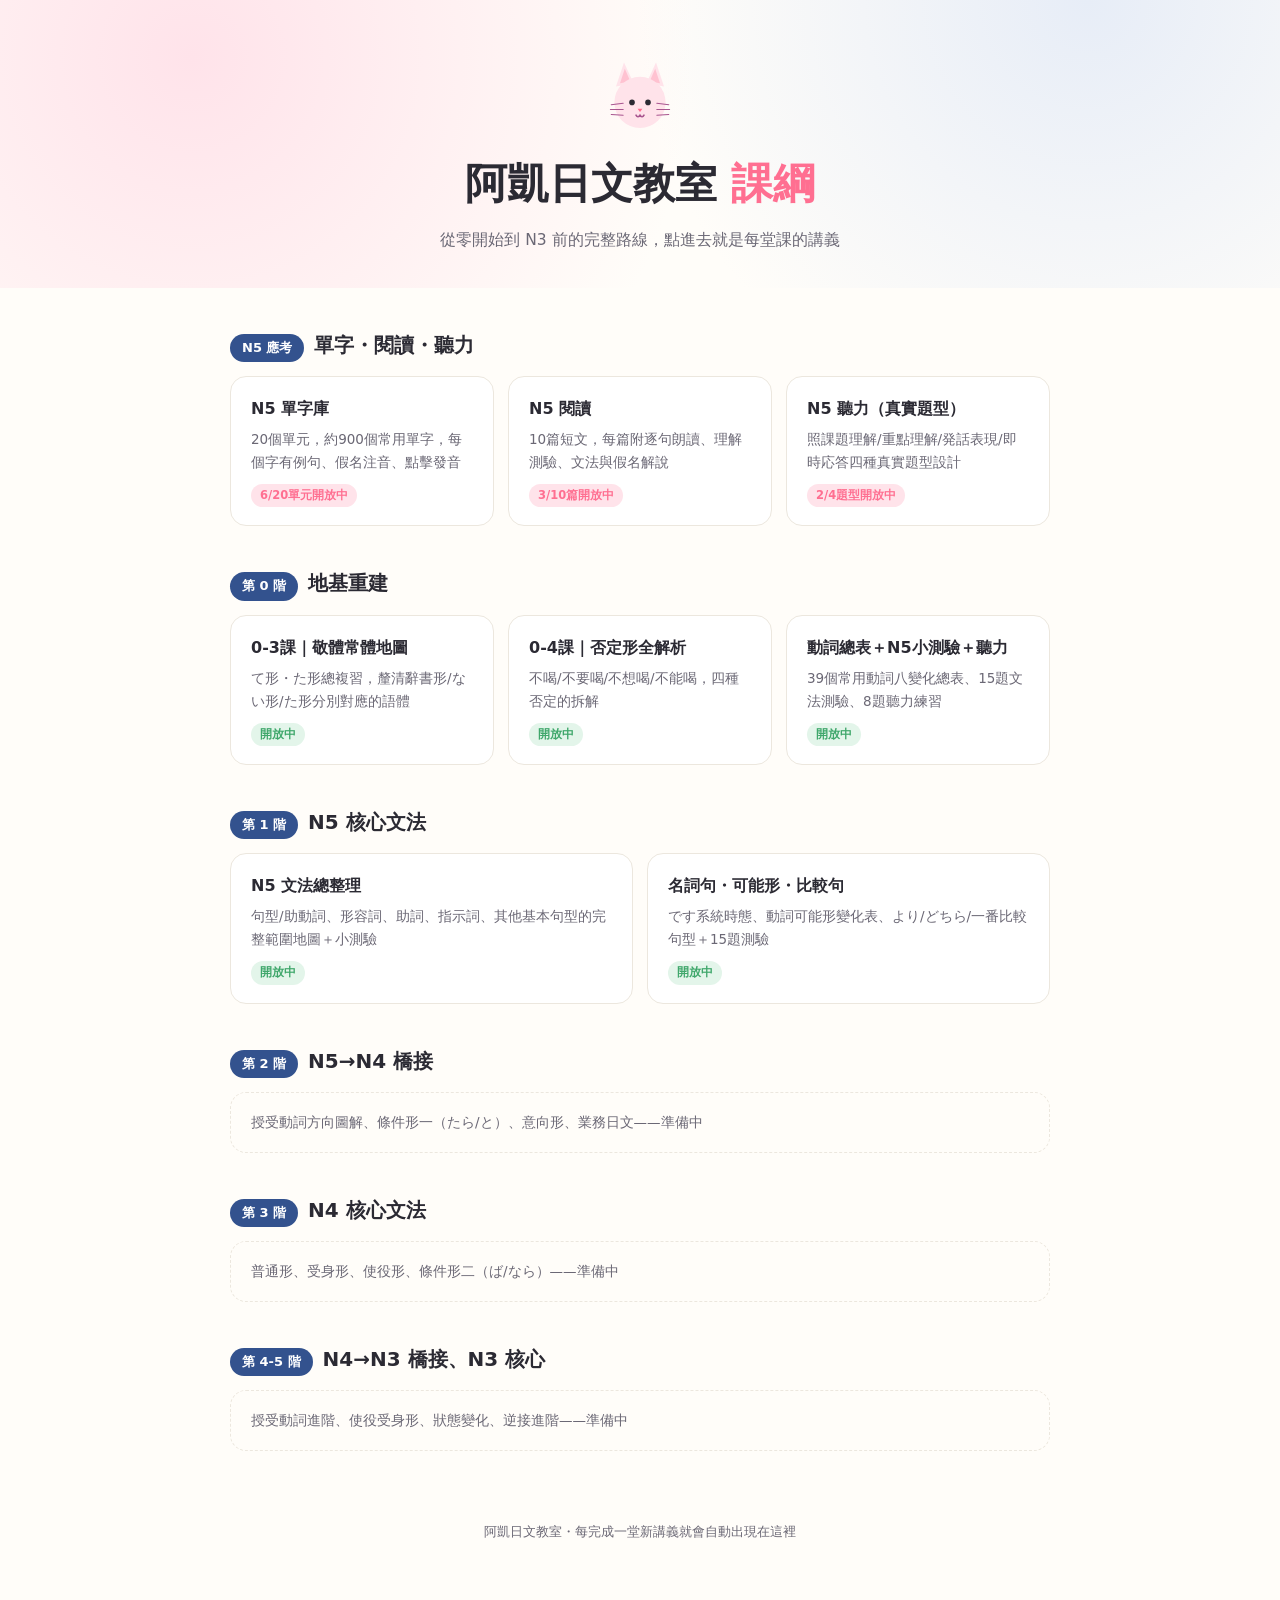
<file: index.html>
<!doctype html>
<html lang="zh-Hant">
<head>
<meta charset="utf-8">
<meta name="viewport" content="width=device-width, initial-scale=1">
<title>阿凱日文教室｜課綱</title>
<link rel="apple-touch-icon" href="assets/apple-touch-icon.png">
<link rel="icon" href="assets/apple-touch-icon.png">
<meta name="apple-mobile-web-app-title" content="阿凱日文課">
<meta name="apple-mobile-web-app-capable" content="yes">
<meta name="mobile-web-app-capable" content="yes">
<meta name="theme-color" content="#ff6f91">
<style>
  :root{
    --paper:#fffdf9; --ink:#2b2a33; --ink-soft:#6b6875;
    --sakura:#ff6f91; --sakura-soft:#ffe3ea;
    --indigo:#33528e; --indigo-soft:#e7edf7;
    --matcha:#3fa76b; --matcha-soft:#e3f5ea;
    --plum:#a8558f; --line:#ece7de; --card:#ffffff;
  }
  *{box-sizing:border-box;}
  body{
    margin:0; background:var(--paper); color:var(--ink);
    font-family:"Hiragino Kaku Gothic ProN","Yu Gothic","Noto Sans TC","Noto Sans JP",system-ui,sans-serif;
    line-height:1.7; padding:0 0 90px;
  }
  header.top{
    padding:56px 24px 34px; text-align:center;
    background:radial-gradient(circle at 15% 20%, var(--sakura-soft) 0%, transparent 45%),
               radial-gradient(circle at 85% 0%, var(--indigo-soft) 0%, transparent 40%);
  }
  .mascot{width:80px;height:80px;margin:0 auto 12px;display:block;}
  header.top h1{margin:0 0 8px;font-size:clamp(28px,5.5vw,42px);text-wrap:balance;}
  header.top h1 .accent{color:var(--sakura);}
  header.top p{margin:0;color:var(--ink-soft);font-size:15.5px;}

  main{max-width:860px;margin:0 auto;padding:0 20px;}

  .stage{margin:40px 0;}
  .stage-head{display:flex;align-items:baseline;gap:10px;margin-bottom:14px;}
  .stage-head .num{
    font-size:13px;font-weight:800;color:#fff;background:var(--indigo);
    padding:3px 12px;border-radius:999px;
  }
  .stage-head h2{margin:0;font-size:20px;}

  .lesson-grid{display:grid;grid-template-columns:repeat(auto-fit,minmax(240px,1fr));gap:14px;}
  .lesson-card{
    display:block;background:var(--card);border:1px solid var(--line);border-radius:16px;
    padding:18px 20px;text-decoration:none;color:inherit;transition:transform .12s ease, box-shadow .12s ease;
  }
  .lesson-card:hover{transform:translateY(-2px);box-shadow:0 10px 24px rgba(43,42,51,.08);border-color:var(--indigo);}
  .lesson-card .title{font-weight:700;font-size:16px;margin-bottom:6px;}
  .lesson-card .desc{font-size:13.5px;color:var(--ink-soft);}
  .lesson-card .badge{
    display:inline-block;margin-top:10px;font-size:11.5px;font-weight:700;
    padding:2px 9px;border-radius:999px;
  }
  .badge.done{background:var(--matcha-soft);color:var(--matcha);}
  .badge.next{background:var(--sakura-soft);color:var(--sakura);}

  .placeholder{
    border:1.5px dashed var(--line);border-radius:16px;padding:18px 20px;
    color:var(--ink-soft);font-size:13.5px;display:flex;align-items:center;
  }

  footer{text-align:center;color:var(--ink-soft);font-size:12.5px;margin-top:70px;}
</style>
</head>
<body>

<header class="top">
  <svg class="mascot" viewBox="0 0 100 100" aria-hidden="true">
    <path d="M20 38 L30 8 L42 34 Z" fill="#ffe3ea"/>
    <path d="M80 38 L70 8 L58 34 Z" fill="#ffe3ea"/>
    <path d="M25 34 L31 16 L38 32 Z" fill="#ffc2d1"/>
    <path d="M75 34 L69 16 L62 32 Z" fill="#ffc2d1"/>
    <circle cx="50" cy="58" r="32" fill="#ffe3ea"/>
    <circle cx="40" cy="58" r="3.5" fill="#2b2a33"/>
    <circle cx="60" cy="58" r="3.5" fill="#2b2a33"/>
    <path d="M47 66 L53 66 L50 70 Z" fill="#ff6f91"/>
    <path d="M45 74 Q47 78 50 74 Q53 78 55 74" stroke="#a8558f" stroke-width="2" fill="none" stroke-linecap="round"/>
    <g stroke="#a8558f" stroke-width="1.3" stroke-linecap="round">
      <line x1="14" y1="61" x2="29" y2="59"/>
      <line x1="13" y1="67" x2="29" y2="67"/>
      <line x1="14" y1="73" x2="29" y2="74"/>
      <line x1="86" y1="61" x2="71" y2="59"/>
      <line x1="87" y1="67" x2="71" y2="67"/>
      <line x1="86" y1="73" x2="71" y2="74"/>
    </g>
  </svg>
  <h1>阿凱日文教室 <span class="accent">課綱</span></h1>
  <p>從零開始到 N3 前的完整路線，點進去就是每堂課的講義</p>
</header>

<main>

  <div class="stage">
    <div class="stage-head"><span class="num">N5 應考</span><h2>單字・閱讀・聽力</h2></div>
    <div class="lesson-grid">
      <a class="lesson-card" href="lessons/vocab/index.html">
        <div class="title">N5 單字庫</div>
        <div class="desc">20個單元，約900個常用單字，每個字有例句、假名注音、點擊發音</div>
        <span class="badge next">6/20單元開放中</span>
      </a>
      <a class="lesson-card" href="lessons/reading/index.html">
        <div class="title">N5 閱讀</div>
        <div class="desc">10篇短文，每篇附逐句朗讀、理解測驗、文法與假名解說</div>
        <span class="badge next">3/10篇開放中</span>
      </a>
      <a class="lesson-card" href="lessons/listening/index.html">
        <div class="title">N5 聽力（真實題型）</div>
        <div class="desc">照課題理解/重點理解/発話表現/即時応答四種真實題型設計</div>
        <span class="badge next">2/4題型開放中</span>
      </a>
    </div>
  </div>

  <div class="stage">
    <div class="stage-head"><span class="num">第 0 階</span><h2>地基重建</h2></div>
    <div class="lesson-grid">
      <a class="lesson-card" href="lessons/0-3.html">
        <div class="title">0-3課｜敬體常體地圖</div>
        <div class="desc">て形・た形總複習，釐清辭書形/ない形/た形分別對應的語體</div>
        <span class="badge done">開放中</span>
      </a>
      <a class="lesson-card" href="lessons/0-4.html">
        <div class="title">0-4課｜否定形全解析</div>
        <div class="desc">不喝/不要喝/不想喝/不能喝，四種否定的拆解</div>
        <span class="badge done">開放中</span>
      </a>
      <a class="lesson-card" href="lessons/fukushuu.html">
        <div class="title">動詞總表＋N5小測驗＋聽力</div>
        <div class="desc">39個常用動詞八變化總表、15題文法測驗、8題聽力練習</div>
        <span class="badge done">開放中</span>
      </a>
    </div>
  </div>

  <div class="stage">
    <div class="stage-head"><span class="num">第 1 階</span><h2>N5 核心文法</h2></div>
    <div class="lesson-grid">
      <a class="lesson-card" href="lessons/n5-grammar.html">
        <div class="title">N5 文法總整理</div>
        <div class="desc">句型/助動詞、形容詞、助詞、指示詞、其他基本句型的完整範圍地圖＋小測驗</div>
        <span class="badge done">開放中</span>
      </a>
      <a class="lesson-card" href="lessons/meishiku-kanou-hikaku.html">
        <div class="title">名詞句・可能形・比較句</div>
        <div class="desc">です系統時態、動詞可能形變化表、より/どちら/一番比較句型＋15題測驗</div>
        <span class="badge done">開放中</span>
      </a>
    </div>
  </div>

  <div class="stage">
    <div class="stage-head"><span class="num">第 2 階</span><h2>N5→N4 橋接</h2></div>
    <div class="lesson-grid">
      <div class="placeholder">授受動詞方向圖解、條件形一（たら/と）、意向形、業務日文——準備中</div>
    </div>
  </div>

  <div class="stage">
    <div class="stage-head"><span class="num">第 3 階</span><h2>N4 核心文法</h2></div>
    <div class="lesson-grid">
      <div class="placeholder">普通形、受身形、使役形、條件形二（ば/なら）——準備中</div>
    </div>
  </div>

  <div class="stage">
    <div class="stage-head"><span class="num">第 4-5 階</span><h2>N4→N3 橋接、N3 核心</h2></div>
    <div class="lesson-grid">
      <div class="placeholder">授受動詞進階、使役受身形、狀態變化、逆接進階——準備中</div>
    </div>
  </div>

</main>

<footer>阿凱日文教室・每完成一堂新講義就會自動出現在這裡</footer>

</body>
</html>
</file>
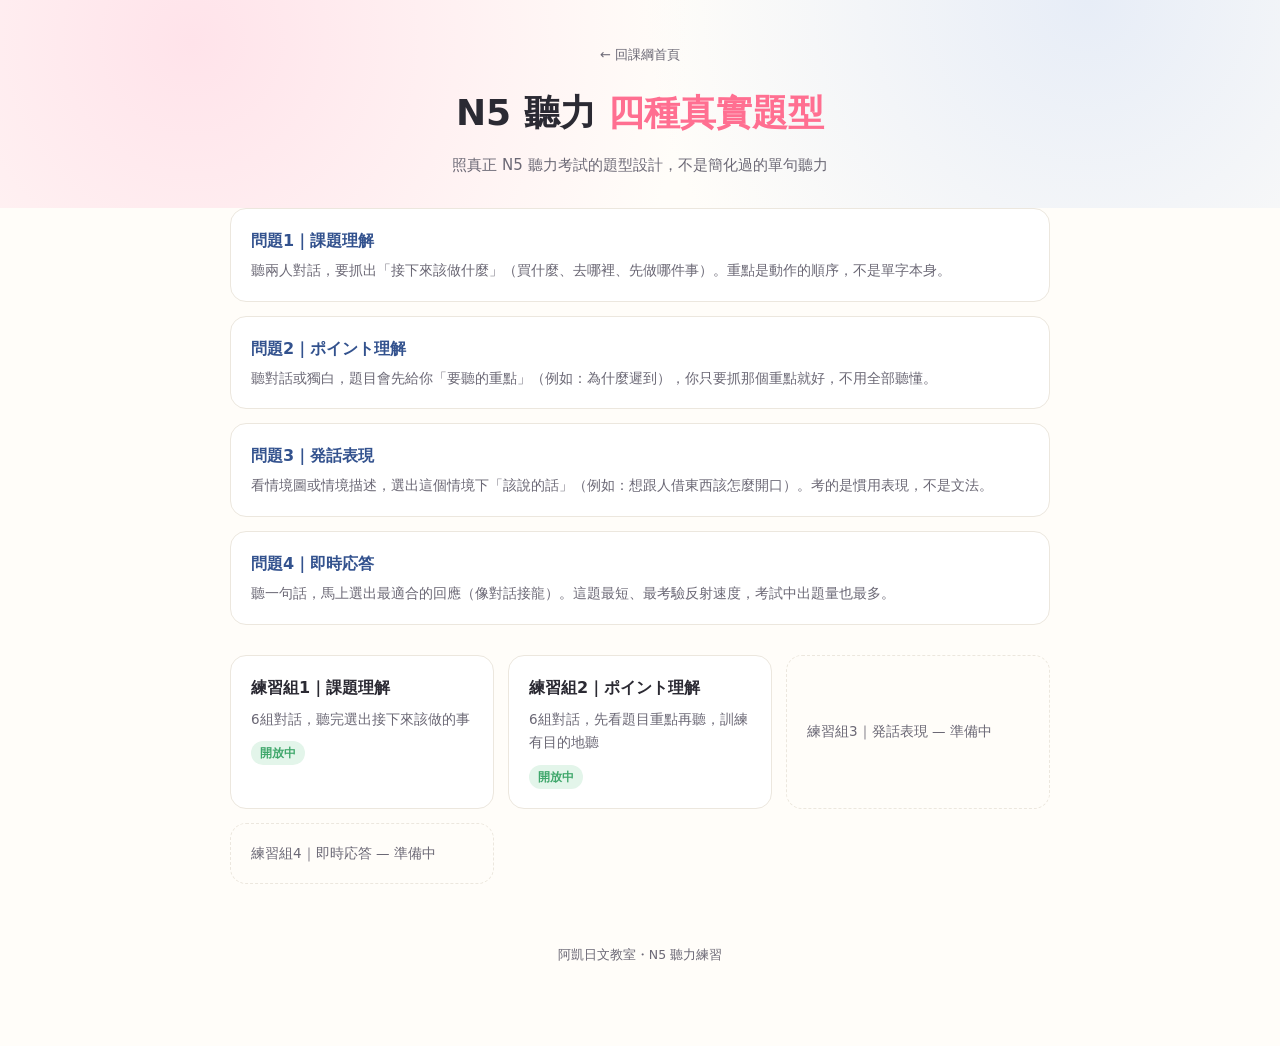
<file: lessons/listening/index.html>
<!doctype html>
<html lang="zh-Hant">
<head>
<meta charset="utf-8">
<meta name="viewport" content="width=device-width, initial-scale=1">
<title>N5 聽力｜四種真實題型</title>
<link rel="stylesheet" href="../../assets/site.css">
<style>
  .type-card{background:var(--card);border:1px solid var(--line);border-radius:16px;padding:18px 20px;margin-bottom:14px;}
  .type-card .name{font-weight:700;font-size:16px;margin-bottom:4px;color:var(--indigo);}
  .type-card .desc{font-size:13.5px;color:var(--ink-soft);}
</style>
</head>
<body>

<header class="top">
  <a class="back" href="../../index.html">← 回課綱首頁</a>
  <h1>N5 聽力 <span class="accent">四種真實題型</span></h1>
  <p>照真正 N5 聽力考試的題型設計，不是簡化過的單句聽力</p>
</header>

<main>

  <div class="type-card">
    <div class="name">問題1｜課題理解</div>
    <div class="desc">聽兩人對話，要抓出「接下來該做什麼」（買什麼、去哪裡、先做哪件事）。重點是動作的順序，不是單字本身。</div>
  </div>
  <div class="type-card">
    <div class="name">問題2｜ポイント理解</div>
    <div class="desc">聽對話或獨白，題目會先給你「要聽的重點」（例如：為什麼遲到），你只要抓那個重點就好，不用全部聽懂。</div>
  </div>
  <div class="type-card">
    <div class="name">問題3｜発話表現</div>
    <div class="desc">看情境圖或情境描述，選出這個情境下「該說的話」（例如：想跟人借東西該怎麼開口）。考的是慣用表現，不是文法。</div>
  </div>
  <div class="type-card">
    <div class="name">問題4｜即時応答</div>
    <div class="desc">聽一句話，馬上選出最適合的回應（像對話接龍）。這題最短、最考驗反射速度，考試中出題量也最多。</div>
  </div>

  <div class="grid" style="margin-top:30px;">
    <a class="card-link" href="set-01.html">
      <div class="title">練習組1｜課題理解</div>
      <div class="desc">6組對話，聽完選出接下來該做的事</div>
      <span class="badge done">開放中</span>
    </a>
    <a class="card-link" href="set-02.html">
      <div class="title">練習組2｜ポイント理解</div>
      <div class="desc">6組對話，先看題目重點再聽，訓練有目的地聽</div>
      <span class="badge done">開放中</span>
    </a>
    <div class="placeholder">練習組3｜発話表現 — 準備中</div>
    <div class="placeholder">練習組4｜即時応答 — 準備中</div>
  </div>

</main>

<footer>阿凱日文教室・N5 聽力練習</footer>
</body>
</html>
</file>
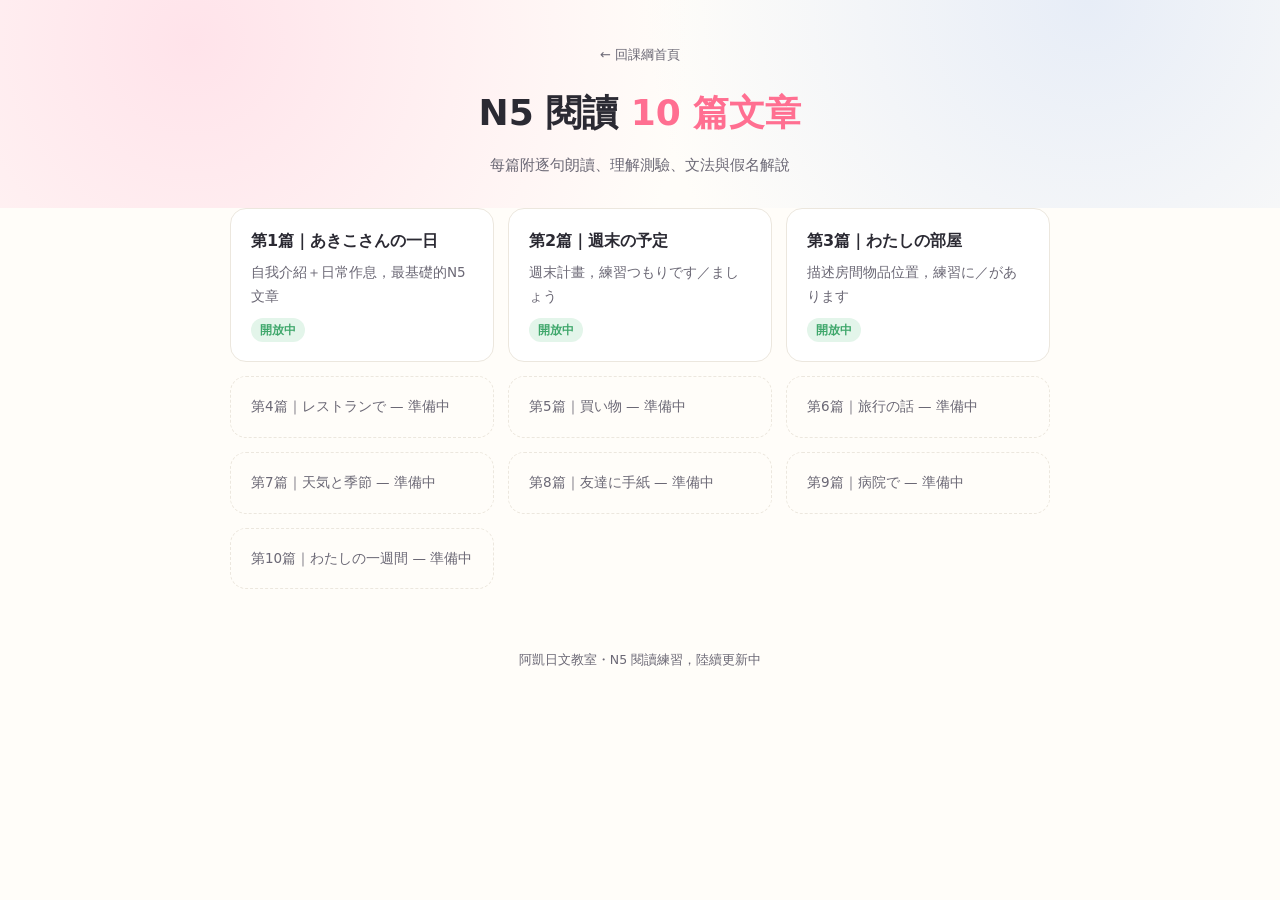
<file: lessons/reading/index.html>
<!doctype html>
<html lang="zh-Hant">
<head>
<meta charset="utf-8">
<meta name="viewport" content="width=device-width, initial-scale=1">
<title>N5 閱讀｜10篇文章</title>
<link rel="stylesheet" href="../../assets/site.css">
</head>
<body>

<header class="top">
  <a class="back" href="../../index.html">← 回課綱首頁</a>
  <h1>N5 閱讀 <span class="accent">10 篇文章</span></h1>
  <p>每篇附逐句朗讀、理解測驗、文法與假名解說</p>
</header>

<main>
  <div class="grid" id="passage-grid"></div>
</main>

<footer>阿凱日文教室・N5 閱讀練習，陸續更新中</footer>

<script>
const passages = [
  {n:1, title:"あきこさんの一日", desc:"自我介紹＋日常作息，最基礎的N5文章", done:true},
  {n:2, title:"週末の予定", desc:"週末計畫，練習つもりです／ましょう", done:true},
  {n:3, title:"わたしの部屋", desc:"描述房間物品位置，練習に／があります", done:true},
  {n:4, title:"レストランで", desc:"餐廳點餐對話，練習ください／お願いします", done:false},
  {n:5, title:"買い物", desc:"購物情境，練習より／price表現", done:false},
  {n:6, title:"旅行の話", desc:"旅行經驗分享，練習たことがあります", done:false},
  {n:7, title:"天気と季節", desc:"天氣與四季描述，練習形容詞句", done:false},
  {n:8, title:"友達に手紙", desc:"書信體，練習禮貌體＋てください", done:false},
  {n:9, title:"病院で", desc:"看病情境對話，練習てはいけません", done:false},
  {n:10, title:"わたしの一週間", desc:"一週作息總複習，綜合所有N5文法", done:false},
];

const grid = document.getElementById("passage-grid");
passages.forEach(p => {
  if(p.done){
    const a = document.createElement("a");
    a.className = "card-link";
    a.href = `passage-${String(p.n).padStart(2,"0")}.html`;
    a.innerHTML = `<div class="title">第${p.n}篇｜${p.title}</div><div class="desc">${p.desc}</div><span class="badge done">開放中</span>`;
    grid.appendChild(a);
  } else {
    const d = document.createElement("div");
    d.className = "placeholder";
    d.textContent = `第${p.n}篇｜${p.title} — 準備中`;
    grid.appendChild(d);
  }
});
</script>
</body>
</html>
</file>
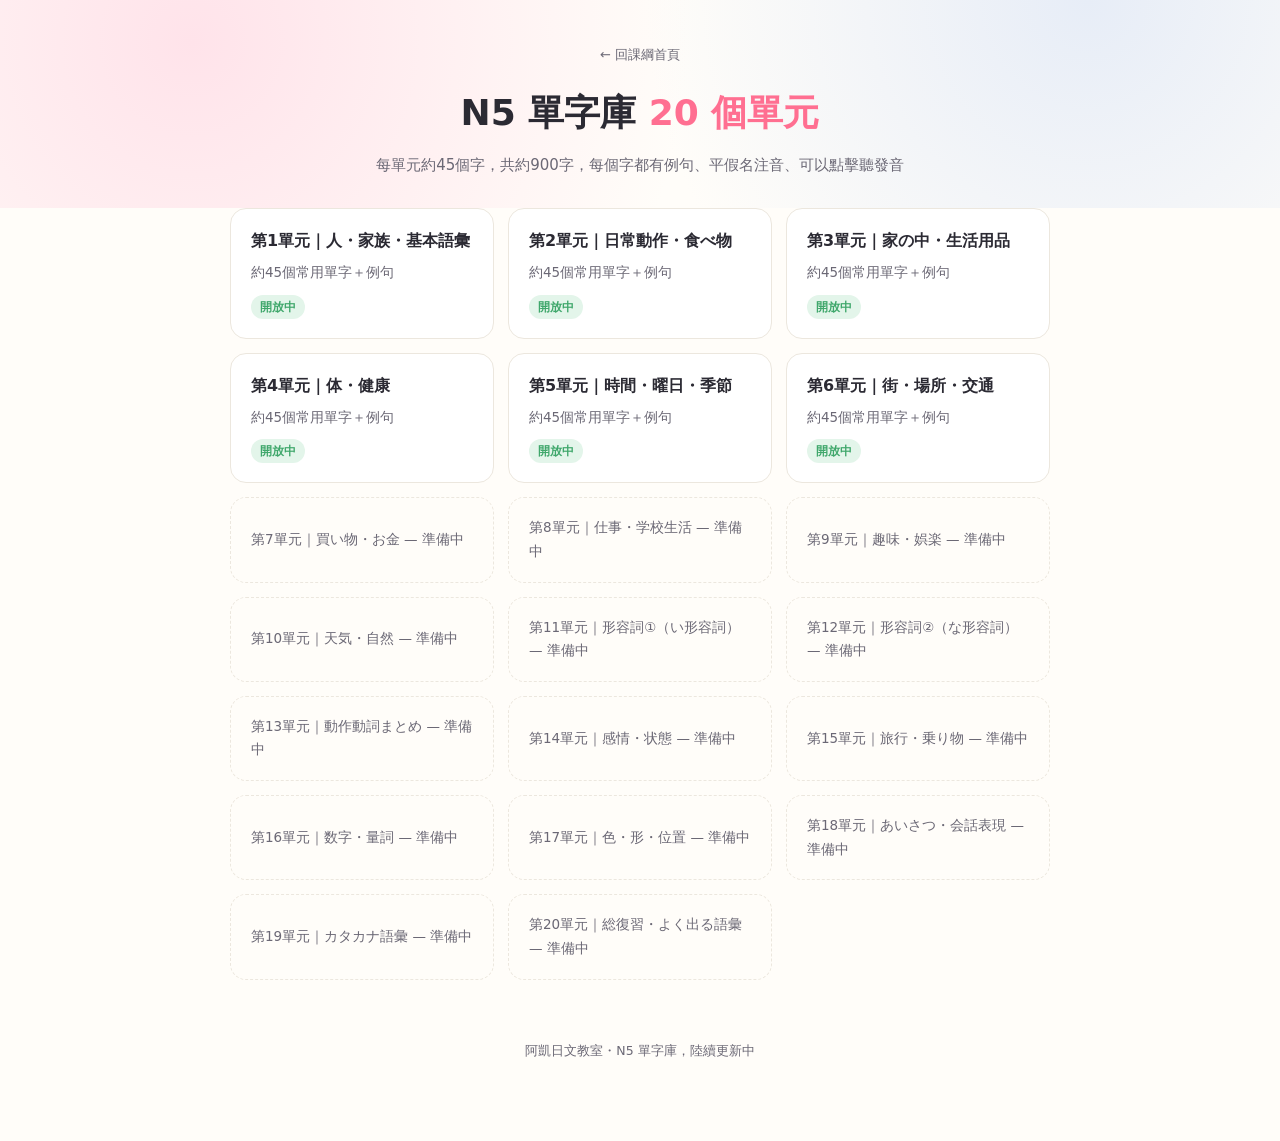
<file: lessons/vocab/index.html>
<!doctype html>
<html lang="zh-Hant">
<head>
<meta charset="utf-8">
<meta name="viewport" content="width=device-width, initial-scale=1">
<title>N5 單字庫｜20個單元</title>
<link rel="stylesheet" href="../../assets/site.css">
</head>
<body>

<header class="top">
  <a class="back" href="../../index.html">← 回課綱首頁</a>
  <h1>N5 單字庫 <span class="accent">20 個單元</span></h1>
  <p>每單元約45個字，共約900字，每個字都有例句、平假名注音、可以點擊聽發音</p>
</header>

<main>
  <div class="grid" id="unit-grid"></div>
</main>

<footer>阿凱日文教室・N5 單字庫，陸續更新中</footer>

<script>
const units = [
  {n:1, title:"人・家族・基本語彙", done:true},
  {n:2, title:"日常動作・食べ物", done:true},
  {n:3, title:"家の中・生活用品", done:true},
  {n:4, title:"体・健康", done:true},
  {n:5, title:"時間・曜日・季節", done:true},
  {n:6, title:"街・場所・交通", done:true},
  {n:7, title:"買い物・お金", done:false},
  {n:8, title:"仕事・学校生活", done:false},
  {n:9, title:"趣味・娯楽", done:false},
  {n:10, title:"天気・自然", done:false},
  {n:11, title:"形容詞①（い形容詞）", done:false},
  {n:12, title:"形容詞②（な形容詞）", done:false},
  {n:13, title:"動作動詞まとめ", done:false},
  {n:14, title:"感情・状態", done:false},
  {n:15, title:"旅行・乗り物", done:false},
  {n:16, title:"数字・量詞", done:false},
  {n:17, title:"色・形・位置", done:false},
  {n:18, title:"あいさつ・会話表現", done:false},
  {n:19, title:"カタカナ語彙", done:false},
  {n:20, title:"総復習・よく出る語彙", done:false},
];

const grid = document.getElementById("unit-grid");
units.forEach(u => {
  if(u.done){
    const a = document.createElement("a");
    a.className = "card-link";
    a.href = `unit.html?u=${u.n}`;
    a.innerHTML = `<div class="title">第${u.n}單元｜${u.title}</div><div class="desc">約45個常用單字＋例句</div><span class="badge done">開放中</span>`;
    grid.appendChild(a);
  } else {
    const d = document.createElement("div");
    d.className = "placeholder";
    d.textContent = `第${u.n}單元｜${u.title} — 準備中`;
    grid.appendChild(d);
  }
});
</script>
</body>
</html>
</file>
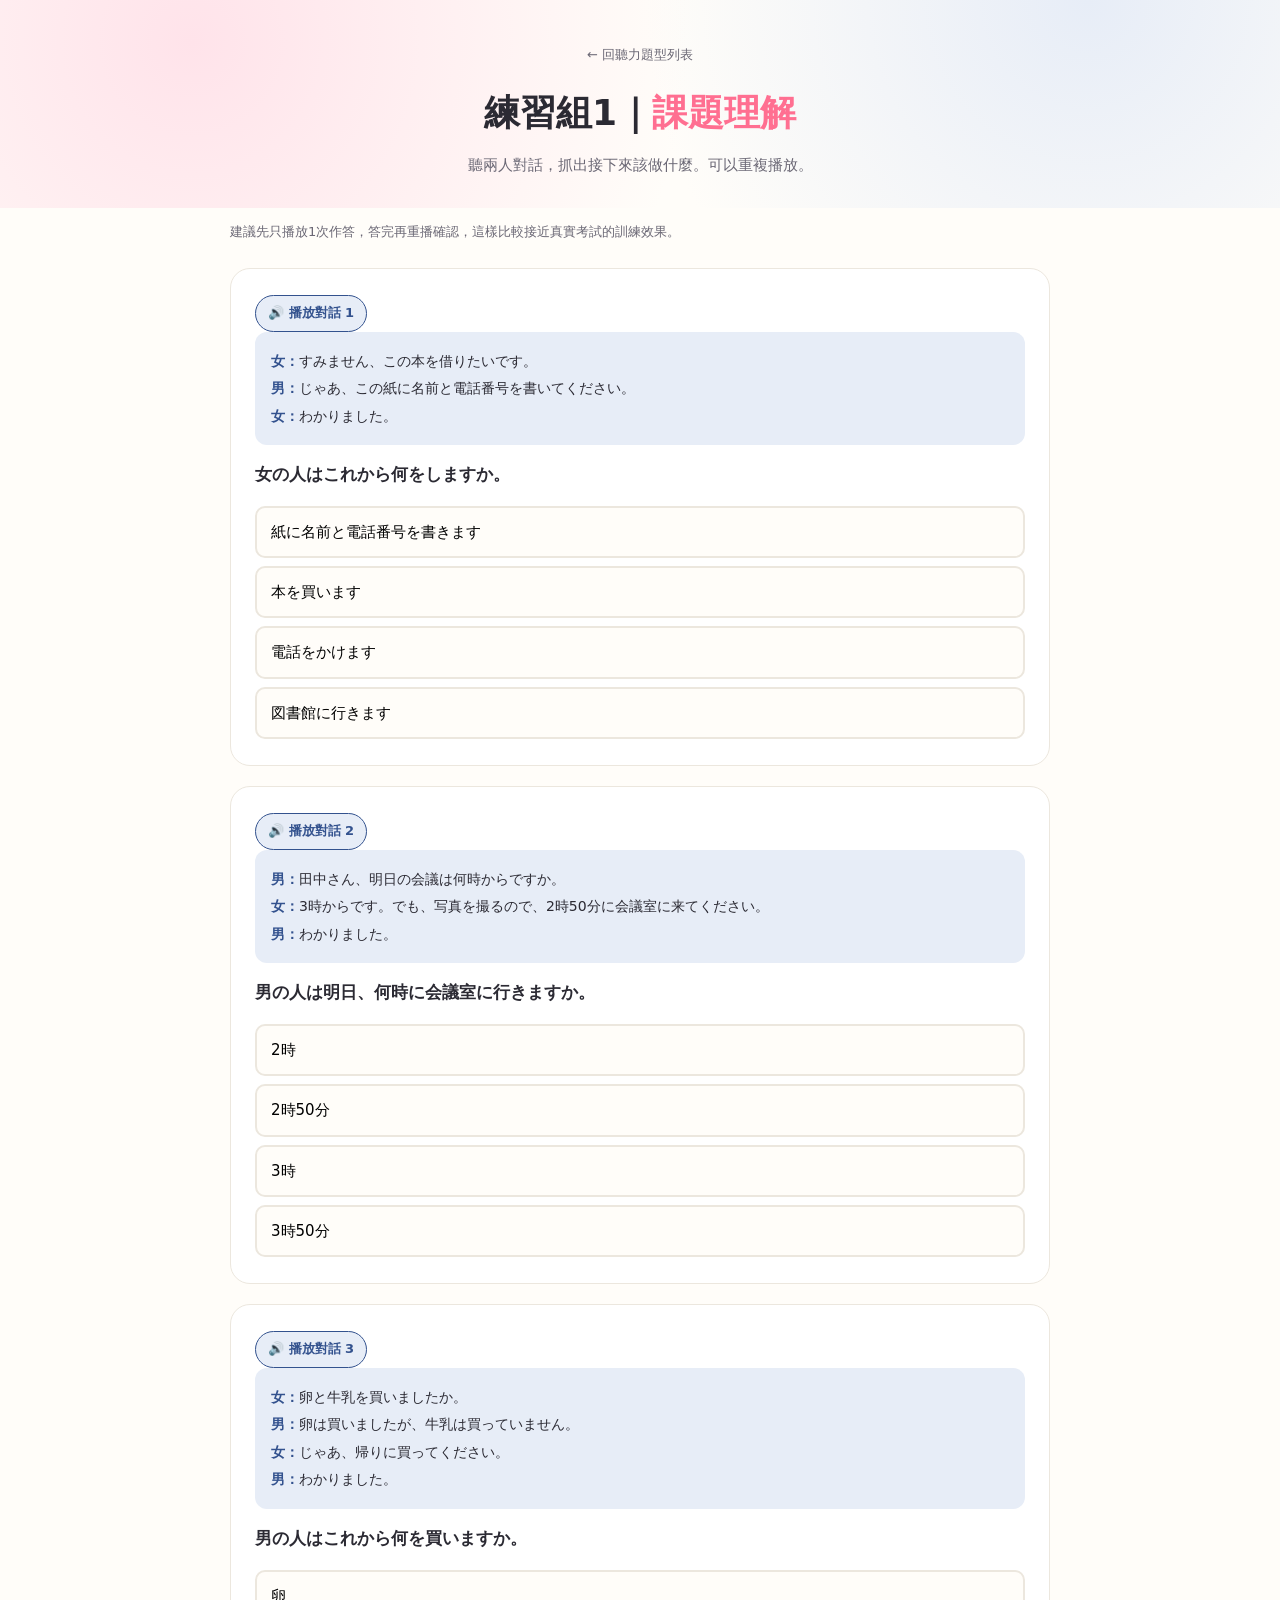
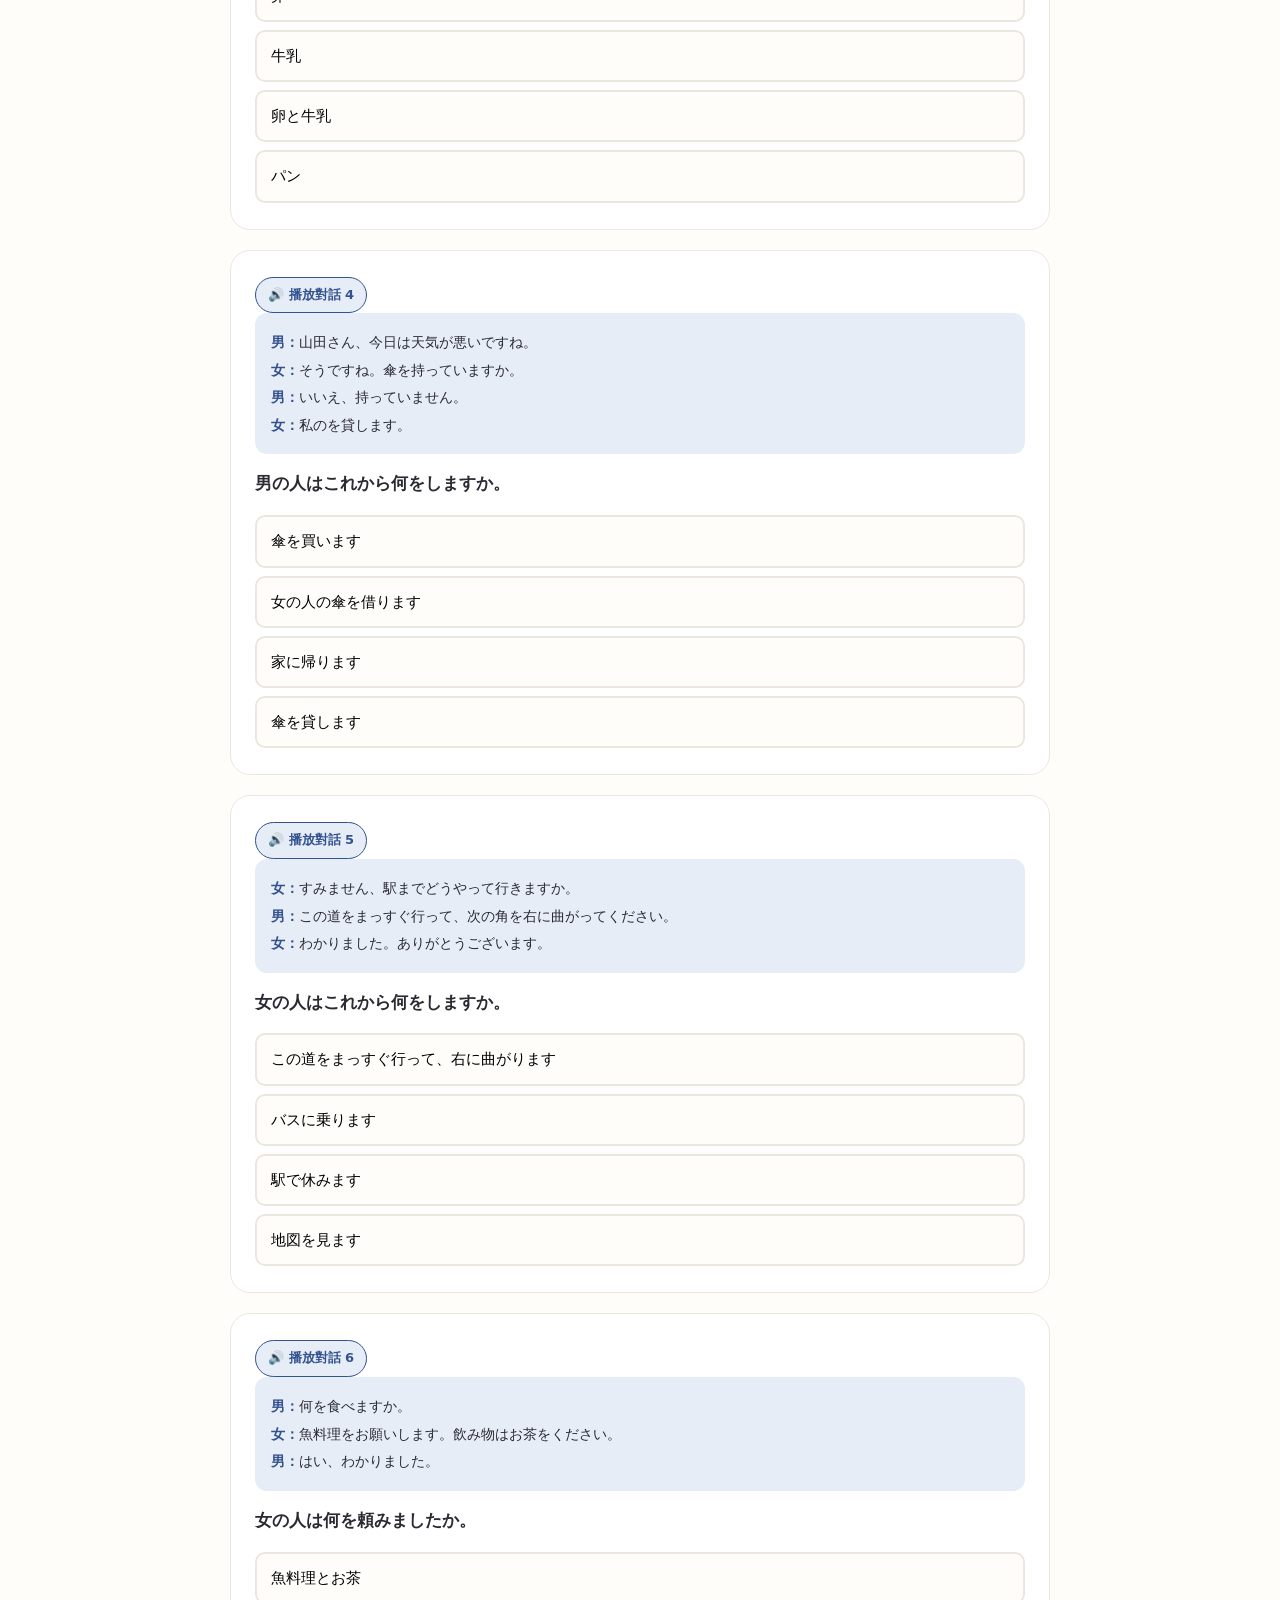
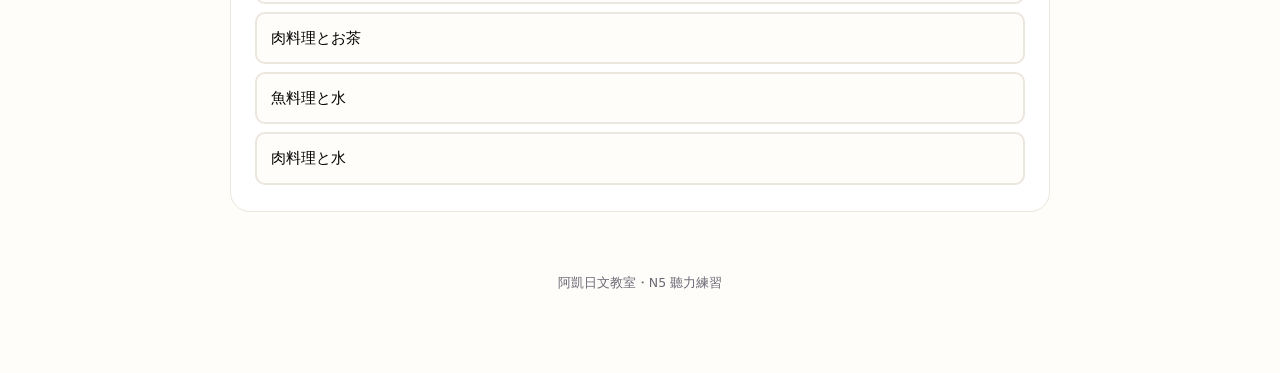
<file: lessons/listening/set-01.html>
<!doctype html>
<html lang="zh-Hant">
<head>
<meta charset="utf-8">
<meta name="viewport" content="width=device-width, initial-scale=1">
<title>N5聽力｜練習組1 課題理解</title>
<link rel="stylesheet" href="../../assets/site.css">
<style>
  .quiz-card{background:var(--card);border:1px solid var(--line);border-radius:20px;padding:26px 24px;margin-bottom:20px;}
  .dialogue{background:var(--indigo-soft);border-radius:12px;padding:14px 16px;margin-bottom:16px;font-size:14px;}
  .dialogue .line{margin:3px 0;}
  .dialogue .speaker{font-weight:700;color:var(--indigo);}
  .q-text{font-size:16.5px;font-weight:700;margin:0 0 16px;}
  .options{display:grid;gap:8px;}
  .opt{text-align:left;font:inherit;font-size:15px;padding:11px 14px;border-radius:10px;border:2px solid var(--line);background:var(--paper);cursor:pointer;}
  .opt:hover:not(:disabled){border-color:var(--indigo);}
  .opt.correct{border-color:var(--matcha);background:var(--matcha-soft);font-weight:700;}
  .opt.wrong{border-color:var(--wrong);background:var(--wrong-soft);}
  .opt:disabled{cursor:default;}
  .explain{margin-top:14px;padding:12px 16px;border-radius:10px;background:var(--sakura-soft);font-size:14px;display:none;}
  .explain.show{display:block;}
  .result-banner{text-align:center;padding:20px;background:var(--sakura-soft);border-radius:16px;margin-bottom:20px;display:none;}
  .result-banner.show{display:block;}
  .result-banner .score{font-size:32px;font-weight:800;color:var(--sakura);}
  .hint{font-size:13px;color:var(--ink-soft);margin-bottom:24px;}
</style>
</head>
<body>

<header class="top">
  <a class="back" href="index.html">← 回聽力題型列表</a>
  <h1>練習組1｜<span class="accent">課題理解</span></h1>
  <p>聽兩人對話，抓出接下來該做什麼。可以重複播放。</p>
</header>

<main>
  <p class="hint">建議先只播放1次作答，答完再重播確認，這樣比較接近真實考試的訓練效果。</p>
  <div class="result-banner" id="result-banner"><span class="score" id="result-score"></span><div>分（滿分6分）</div></div>
  <div id="quiz-area"></div>
</main>

<footer>阿凱日文教室・N5 聽力練習</footer>

<script src="../../assets/speak.js"></script>
<script>
const items = [
  {
    dialogue: [
      {s:"女", t:"すみません、この本を借りたいです。"},
      {s:"男", t:"じゃあ、この紙に名前と電話番号を書いてください。"},
      {s:"女", t:"わかりました。"},
    ],
    q:"女の人はこれから何をしますか。",
    opts:["紙に名前と電話番号を書きます","本を買います","電話をかけます","図書館に行きます"],
    a:0,
    exp:"男の人が「紙に名前と電話番号を書いてください」と言っているので、女の人はまずそれをします。"
  },
  {
    dialogue: [
      {s:"男", t:"田中さん、明日の会議は何時からですか。"},
      {s:"女", t:"3時からです。でも、写真を撮るので、2時50分に会議室に来てください。"},
      {s:"男", t:"わかりました。"},
    ],
    q:"男の人は明日、何時に会議室に行きますか。",
    opts:["2時","2時50分","3時","3時50分"],
    a:1,
    exp:"女の人が「2時50分に会議室に来てください」と言っています。会議は3時からですが、来るのは2時50分です。"
  },
  {
    dialogue: [
      {s:"女", t:"卵と牛乳を買いましたか。"},
      {s:"男", t:"卵は買いましたが、牛乳は買っていません。"},
      {s:"女", t:"じゃあ、帰りに買ってください。"},
      {s:"男", t:"わかりました。"},
    ],
    q:"男の人はこれから何を買いますか。",
    opts:["卵","牛乳","卵と牛乳","パン"],
    a:1,
    exp:"「卵は買いましたが、牛乳は買っていません」＝まだ買っていないのは牛乳。それを帰りに買ってと頼まれています。"
  },
  {
    dialogue: [
      {s:"男", t:"山田さん、今日は天気が悪いですね。"},
      {s:"女", t:"そうですね。傘を持っていますか。"},
      {s:"男", t:"いいえ、持っていません。"},
      {s:"女", t:"私のを貸します。"},
    ],
    q:"男の人はこれから何をしますか。",
    opts:["傘を買います","女の人の傘を借ります","家に帰ります","傘を貸します"],
    a:1,
    exp:"女の人が「私のを貸します」と言っているので、男の人は女の人の傘を借ります。"
  },
  {
    dialogue: [
      {s:"女", t:"すみません、駅までどうやって行きますか。"},
      {s:"男", t:"この道をまっすぐ行って、次の角を右に曲がってください。"},
      {s:"女", t:"わかりました。ありがとうございます。"},
    ],
    q:"女の人はこれから何をしますか。",
    opts:["この道をまっすぐ行って、右に曲がります","バスに乗ります","駅で休みます","地図を見ます"],
    a:0,
    exp:"男の人が教えてくれた通りに、女の人はまっすぐ行ってから次の角を右に曲がります。"
  },
  {
    dialogue: [
      {s:"男", t:"何を食べますか。"},
      {s:"女", t:"魚料理をお願いします。飲み物はお茶をください。"},
      {s:"男", t:"はい、わかりました。"},
    ],
    q:"女の人は何を頼みましたか。",
    opts:["魚料理とお茶","肉料理とお茶","魚料理と水","肉料理と水"],
    a:0,
    exp:"「魚料理をお願いします」「お茶をください」と言っているので、頼んだのは魚料理とお茶です。"
  },
];

let score = 0, answered = 0;
const quizArea = document.getElementById("quiz-area");

items.forEach((item, qi) => {
  const card = document.createElement("div");
  card.className = "quiz-card";
  const dialogueHtml = item.dialogue.map(d => `<div class="line"><span class="speaker">${d.s}：</span>${d.t}</div>`).join("");
  const optsHtml = item.opts.map((o,i)=>`<button class="opt" data-i="${i}">${o}</button>`).join("");
  card.innerHTML = `
    <button class="play-btn">🔊 播放對話 ${qi+1}</button>
    <div class="dialogue">${dialogueHtml}</div>
    <p class="q-text">${item.q}</p>
    <div class="options">${optsHtml}</div>
    <div class="explain"></div>
  `;
  card.querySelector(".play-btn").addEventListener("click", () => {
    const fullText = item.dialogue.map(d => d.t).join("。");
    speakJa(fullText);
  });
  card.querySelectorAll(".opt").forEach(btn => {
    btn.addEventListener("click", () => {
      const i = Number(btn.dataset.i);
      card.querySelectorAll(".opt").forEach(b=>b.disabled=true);
      if(i===item.a){btn.classList.add("correct");score++;}
      else{btn.classList.add("wrong");card.querySelector(`.opt[data-i="${item.a}"]`).classList.add("correct");}
      const exp = card.querySelector(".explain");
      exp.innerHTML = `<b>${i===item.a?"答對了！":"答錯囉，正解如上。"}</b><br>${item.exp}`;
      exp.classList.add("show");
      answered++;
      if(answered === items.length){
        document.getElementById("result-score").textContent = score;
        document.getElementById("result-banner").classList.add("show");
      }
    });
  });
  quizArea.appendChild(card);
});
</script>
</body>
</html>
</file>
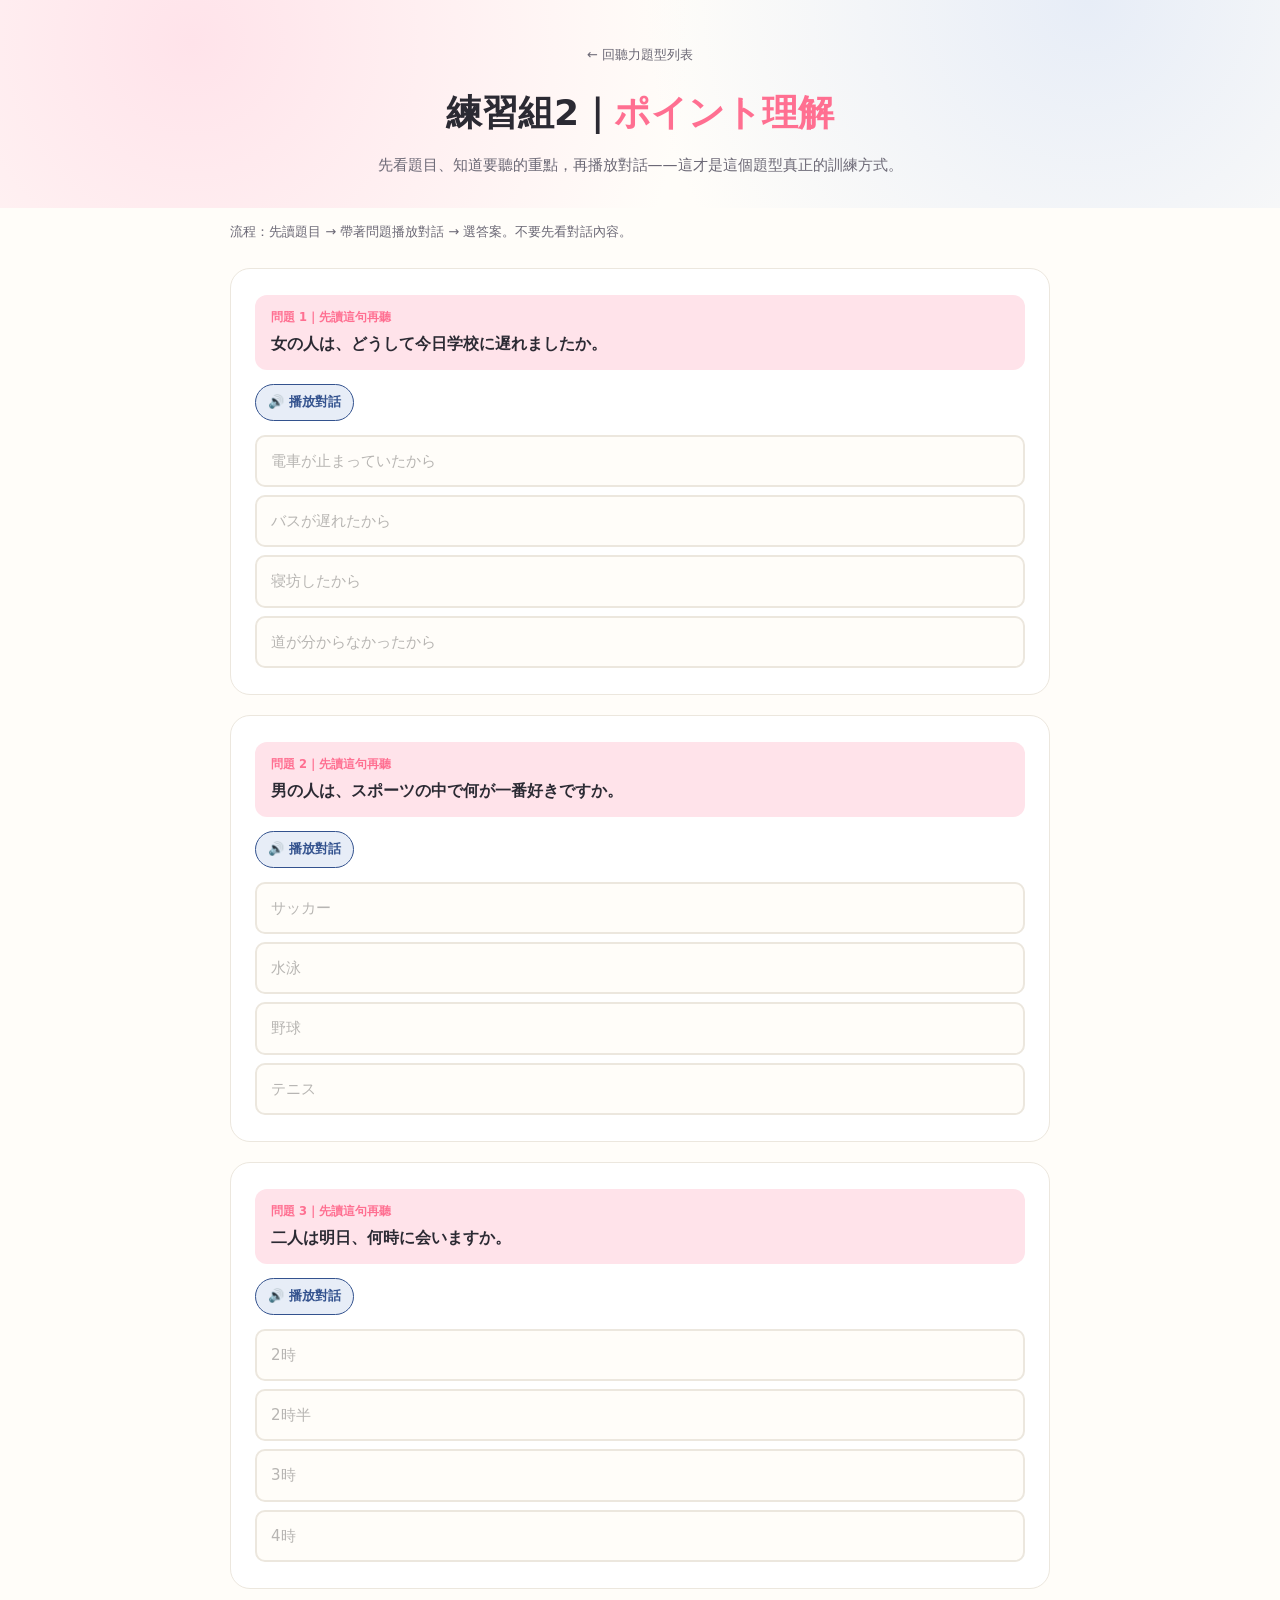
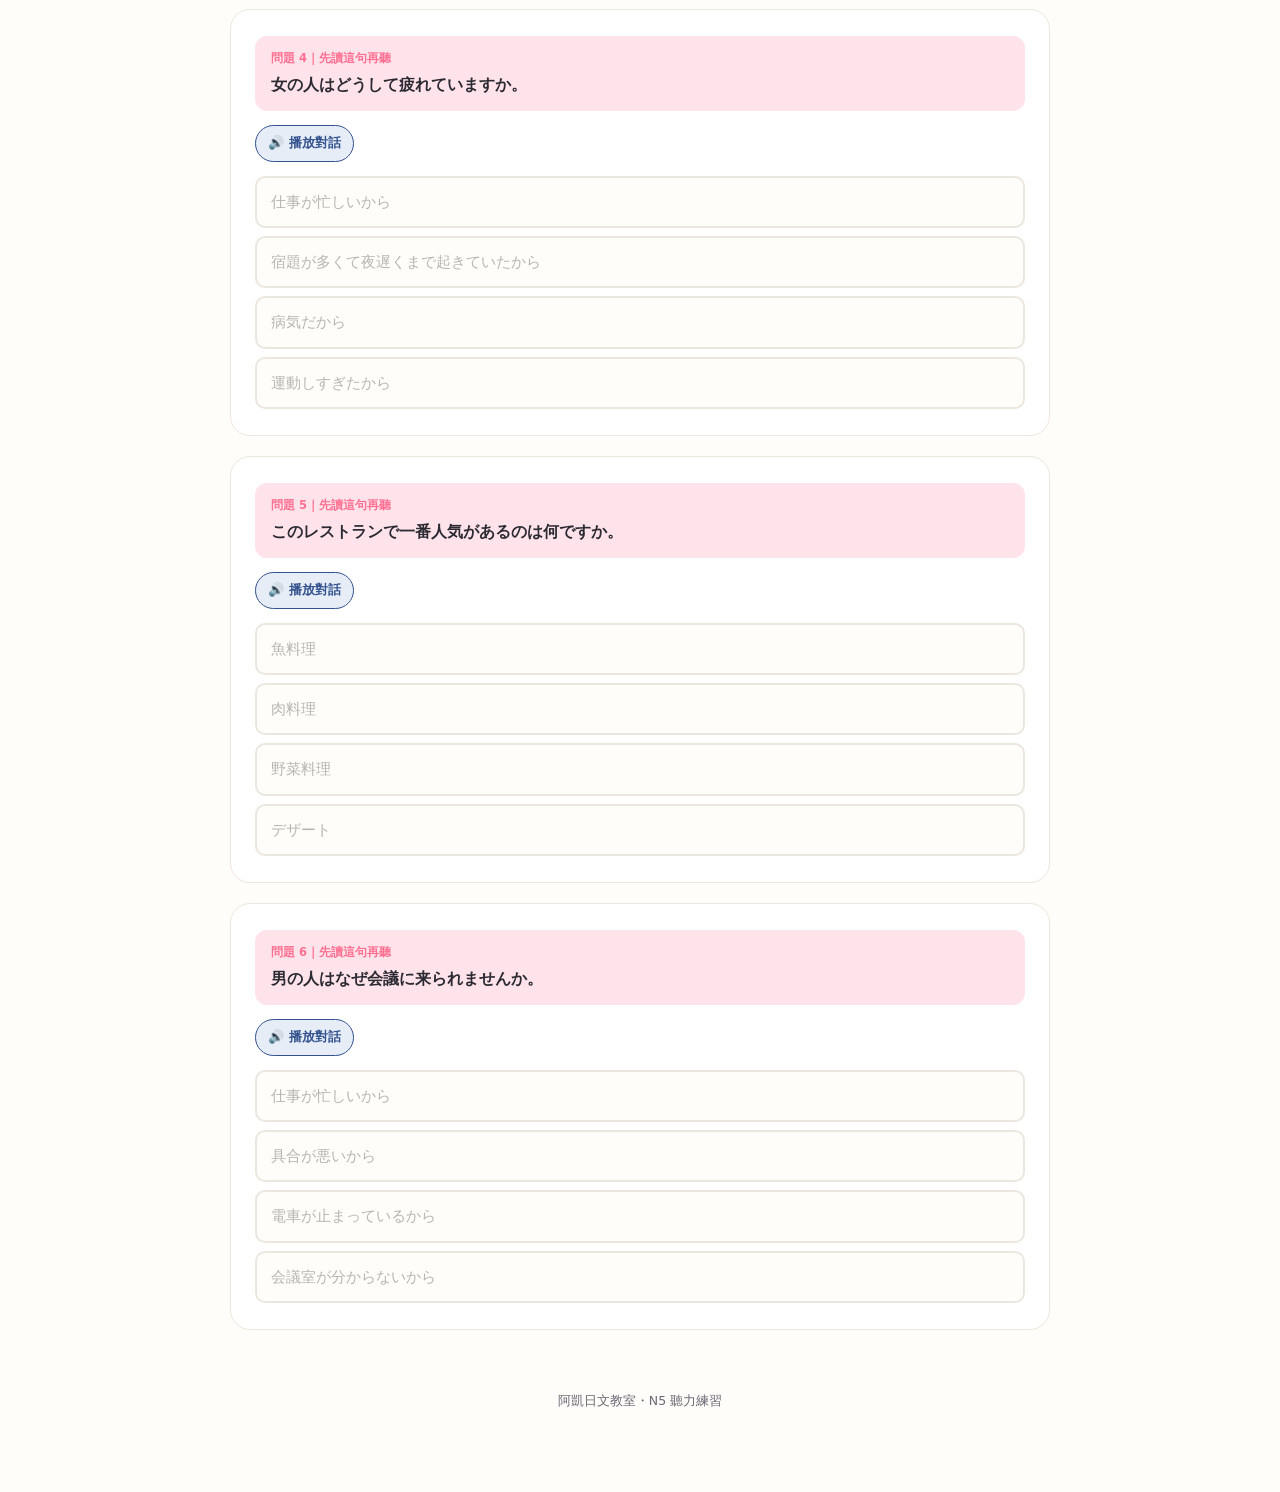
<file: lessons/listening/set-02.html>
<!doctype html>
<html lang="zh-Hant">
<head>
<meta charset="utf-8">
<meta name="viewport" content="width=device-width, initial-scale=1">
<title>N5聽力｜練習組2 ポイント理解</title>
<link rel="stylesheet" href="../../assets/site.css">
<style>
  .quiz-card{background:var(--card);border:1px solid var(--line);border-radius:20px;padding:26px 24px;margin-bottom:20px;}
  .point-q{background:var(--sakura-soft);border-radius:12px;padding:12px 16px;margin-bottom:14px;font-size:15.5px;font-weight:700;}
  .point-q .label{font-size:11.5px;font-weight:700;color:var(--sakura);display:block;margin-bottom:4px;}
  .dialogue{background:var(--indigo-soft);border-radius:12px;padding:14px 16px;margin-bottom:16px;font-size:14px;display:none;}
  .dialogue.show{display:block;}
  .dialogue .line{margin:3px 0;}
  .dialogue .speaker{font-weight:700;color:var(--indigo);}
  .options{display:grid;gap:8px;}
  .opt{text-align:left;font:inherit;font-size:15px;padding:11px 14px;border-radius:10px;border:2px solid var(--line);background:var(--paper);cursor:pointer;}
  .opt:hover:not(:disabled){border-color:var(--indigo);}
  .opt.correct{border-color:var(--matcha);background:var(--matcha-soft);font-weight:700;}
  .opt.wrong{border-color:var(--wrong);background:var(--wrong-soft);}
  .opt:disabled{cursor:default;}
  .explain{margin-top:14px;padding:12px 16px;border-radius:10px;background:var(--matcha-soft);font-size:14px;display:none;}
  .explain.show{display:block;}
  .result-banner{text-align:center;padding:20px;background:var(--sakura-soft);border-radius:16px;margin-bottom:20px;display:none;}
  .result-banner.show{display:block;}
  .result-banner .score{font-size:32px;font-weight:800;color:var(--sakura);}
  .hint{font-size:13px;color:var(--ink-soft);margin-bottom:24px;}
  .reveal-btn{margin-bottom:14px;}
</style>
</head>
<body>

<header class="top">
  <a class="back" href="index.html">← 回聽力題型列表</a>
  <h1>練習組2｜<span class="accent">ポイント理解</span></h1>
  <p>先看題目、知道要聽的重點，再播放對話——這才是這個題型真正的訓練方式。</p>
</header>

<main>
  <p class="hint">流程：先讀題目 → 帶著問題播放對話 → 選答案。不要先看對話內容。</p>
  <div class="result-banner" id="result-banner"><span class="score" id="result-score"></span><div>分（滿分6分）</div></div>
  <div id="quiz-area"></div>
</main>

<footer>阿凱日文教室・N5 聽力練習</footer>

<script src="../../assets/speak.js"></script>
<script>
const items = [
  {
    point: "女の人は、どうして今日学校に遅れましたか。",
    dialogue: [
      {s:"男", t:"どうしたんですか。遅かったですね。"},
      {s:"女", t:"すみません。朝、電車が止まっていて、バスで来ました。バスはとても混んでいました。"},
    ],
    opts:["電車が止まっていたから","バスが遅れたから","寝坊したから","道が分からなかったから"],
    a:0,
    exp:"「朝、電車が止まっていて」と言っているので、遅れた理由は電車が止まっていたことです。"
  },
  {
    point: "男の人は、スポーツの中で何が一番好きですか。",
    dialogue: [
      {s:"女", t:"スポーツの中で何が好きですか。サッカーですか。"},
      {s:"男", t:"サッカーもいいですが、私は水泳が一番好きです。毎週プールに行きます。"},
    ],
    opts:["サッカー","水泳","野球","テニス"],
    a:1,
    exp:"「私は水泳が一番好きです」と言っています。"
  },
  {
    point: "二人は明日、何時に会いますか。",
    dialogue: [
      {s:"男", t:"明日、映画に行きませんか。"},
      {s:"女", t:"いいですね。何時がいいですか。"},
      {s:"男", t:"2時はどうですか。"},
      {s:"女", t:"2時はちょっと…3時からはどうですか。"},
      {s:"男", t:"いいですよ、3時にしましょう。"},
    ],
    opts:["2時","2時半","3時","4時"],
    a:2,
    exp:"最初は2時と言いましたが、女の人が3時がいいと言い、男の人も「3時にしましょう」と言ったので、3時に決まりました。"
  },
  {
    point: "女の人はどうして疲れていますか。",
    dialogue: [
      {s:"男", t:"顔色が悪いですね。大丈夫ですか。"},
      {s:"女", t:"昨日の夜、あまり寝ていないんです。宿題がたくさんあって、3時まで起きていました。"},
    ],
    opts:["仕事が忙しいから","宿題が多くて夜遅くまで起きていたから","病気だから","運動しすぎたから"],
    a:1,
    exp:"「宿題がたくさんあって、3時まで起きていました」と言っているので、理由は宿題です。"
  },
  {
    point: "このレストランで一番人気があるのは何ですか。",
    dialogue: [
      {s:"女", t:"このレストラン、何がおいしいですか。"},
      {s:"男", t:"魚料理もいいですが、一番人気があるのは肉料理です。"},
      {s:"女", t:"じゃあ、肉料理を頼みましょう。"},
    ],
    opts:["魚料理","肉料理","野菜料理","デザート"],
    a:1,
    exp:"「一番人気があるのは肉料理です」と言っています。"
  },
  {
    point: "男の人はなぜ会議に来られませんか。",
    dialogue: [
      {s:"女", t:"田中さん、今日の会議に来ますか。"},
      {s:"男", t:"すみません、今日は体の具合が悪くて、会議に来られません。"},
      {s:"女", t:"わかりました。お大事に。"},
    ],
    opts:["仕事が忙しいから","具合が悪いから","電車が止まっているから","会議室が分からないから"],
    a:1,
    exp:"「体の具合が悪くて、会議に来られません」と言っています。理由は体調不良です。"
  },
];

let score = 0, answered = 0;
const quizArea = document.getElementById("quiz-area");

items.forEach((item, qi) => {
  const card = document.createElement("div");
  card.className = "quiz-card";
  const dialogueHtml = item.dialogue.map(d => `<div class="line"><span class="speaker">${d.s}：</span>${d.t}</div>`).join("");
  const optsHtml = item.opts.map((o,i)=>`<button class="opt" data-i="${i}" disabled>${o}</button>`).join("");
  card.innerHTML = `
    <div class="point-q"><span class="label">問題 ${qi+1}｜先讀這句再聽</span>${item.point}</div>
    <button class="play-btn reveal-btn">🔊 播放對話</button>
    <div class="dialogue">${dialogueHtml}</div>
    <div class="options">${optsHtml}</div>
    <div class="explain"></div>
  `;
  const dialogueEl = card.querySelector(".dialogue");
  card.querySelector(".reveal-btn").addEventListener("click", () => {
    dialogueEl.classList.add("show");
    card.querySelectorAll(".opt").forEach(b=>b.disabled=false);
    const fullText = item.dialogue.map(d => d.t).join("。");
    speakJa(fullText);
  });
  card.querySelectorAll(".opt").forEach(btn => {
    btn.addEventListener("click", () => {
      const i = Number(btn.dataset.i);
      card.querySelectorAll(".opt").forEach(b=>b.disabled=true);
      if(i===item.a){btn.classList.add("correct");score++;}
      else{btn.classList.add("wrong");card.querySelector(`.opt[data-i="${item.a}"]`).classList.add("correct");}
      const exp = card.querySelector(".explain");
      exp.innerHTML = `<b>${i===item.a?"答對了！":"答錯囉，正解如上。"}</b><br>${item.exp}`;
      exp.classList.add("show");
      answered++;
      if(answered === items.length){
        document.getElementById("result-score").textContent = score;
        document.getElementById("result-banner").classList.add("show");
      }
    });
  });
  quizArea.appendChild(card);
});
</script>
</body>
</html>
</file>
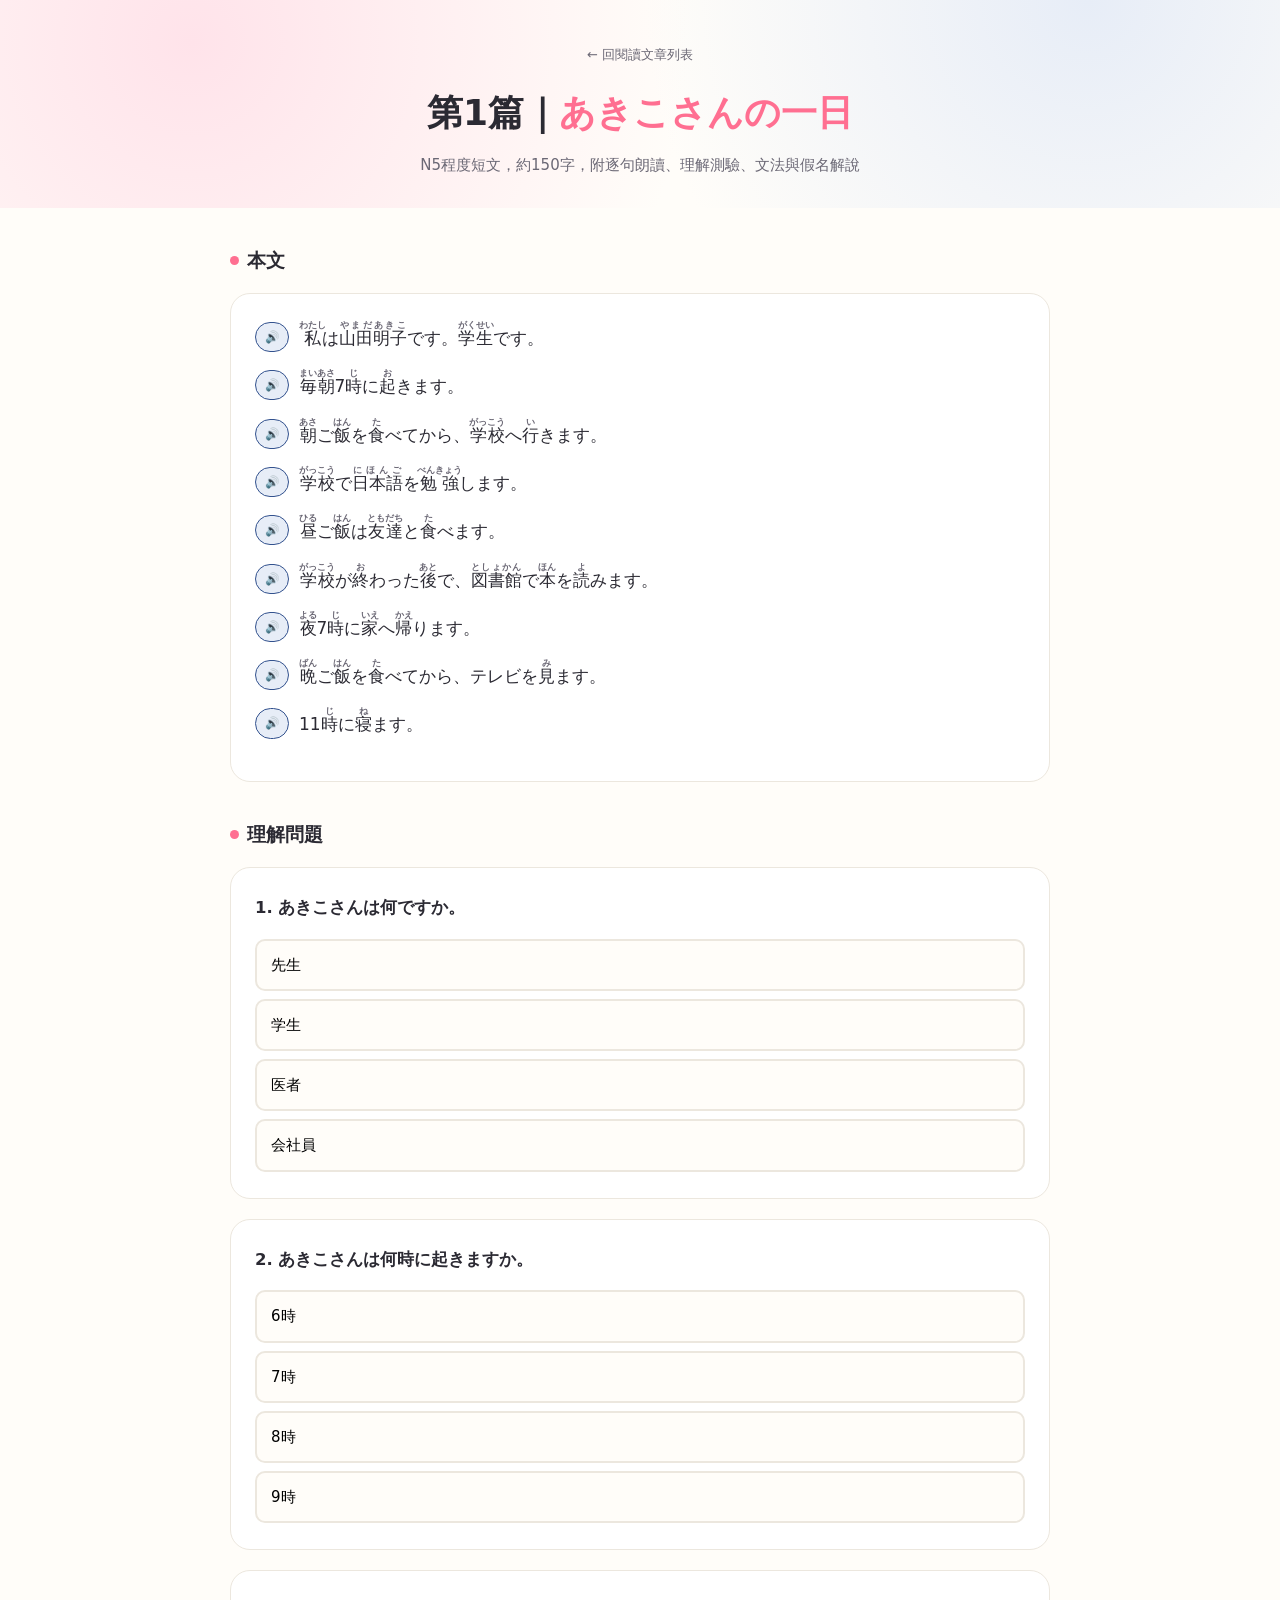
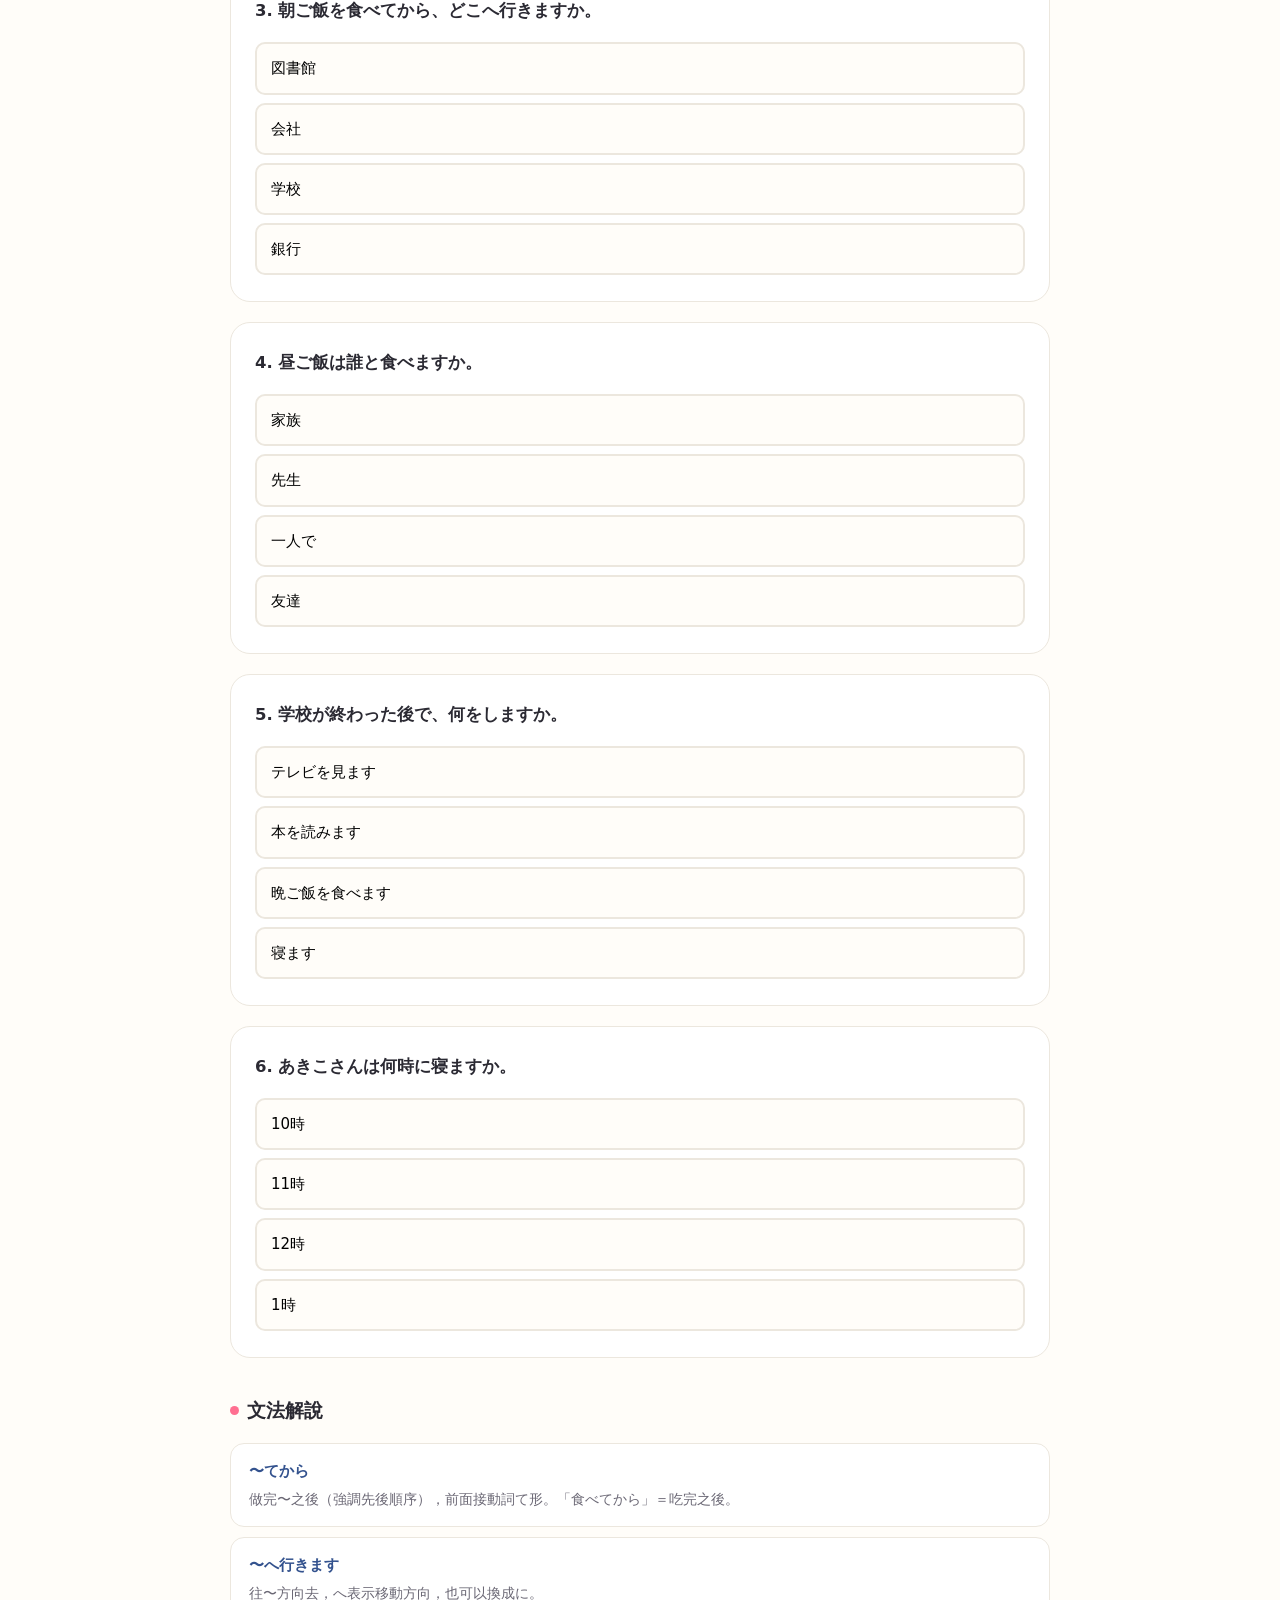
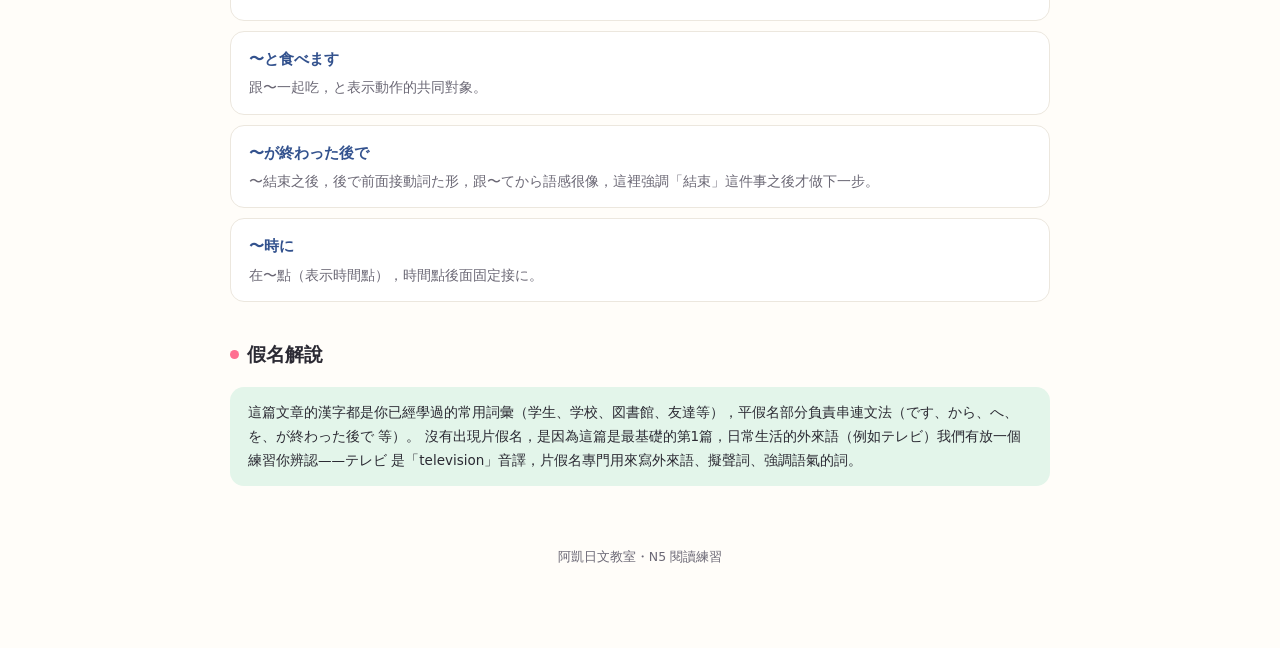
<file: lessons/reading/passage-01.html>
<!doctype html>
<html lang="zh-Hant">
<head>
<meta charset="utf-8">
<meta name="viewport" content="width=device-width, initial-scale=1">
<title>N5閱讀 第1篇｜あきこさんの一日</title>
<link rel="stylesheet" href="../../assets/site.css">
<style>
  .passage-card{background:var(--card);border:1px solid var(--line);border-radius:20px;padding:26px 24px;margin-bottom:30px;}
  .passage-card p{margin:0 0 4px;}
  .sent-row{display:flex;align-items:flex-start;gap:10px;margin-bottom:10px;}
  .sent-row .jp{font-size:17px;line-height:1.9;}
  .sent-row .play-btn{flex-shrink:0;margin-top:2px;}

  .quiz-card{background:var(--card);border:1px solid var(--line);border-radius:20px;padding:26px 24px;margin-bottom:20px;}
  .q-text{font-size:16.5px;font-weight:700;margin:0 0 16px;}
  .options{display:grid;gap:8px;}
  .opt{text-align:left;font:inherit;font-size:15px;padding:11px 14px;border-radius:10px;border:2px solid var(--line);background:var(--paper);cursor:pointer;}
  .opt:hover:not(:disabled){border-color:var(--indigo);}
  .opt.correct{border-color:var(--matcha);background:var(--matcha-soft);font-weight:700;}
  .opt.wrong{border-color:var(--wrong);background:var(--wrong-soft);}
  .opt:disabled{cursor:default;}
  .explain{margin-top:14px;padding:12px 16px;border-radius:10px;background:var(--indigo-soft);font-size:14px;display:none;}
  .explain.show{display:block;}

  .result-banner{text-align:center;padding:20px;background:var(--sakura-soft);border-radius:16px;margin-bottom:30px;display:none;}
  .result-banner.show{display:block;}
  .result-banner .score{font-size:32px;font-weight:800;color:var(--sakura);}

  .grammar-note{background:var(--card);border:1px solid var(--line);border-radius:14px;padding:14px 18px;margin-bottom:10px;}
  .grammar-note .term{font-weight:700;font-size:15px;margin-bottom:4px;color:var(--indigo);}
  .grammar-note .desc{font-size:13.5px;color:var(--ink-soft);}

  .kana-note{background:var(--matcha-soft);border-radius:14px;padding:14px 18px;font-size:13.5px;margin-bottom:20px;}

  section.block{margin:36px 0;}
  section.block h2{font-size:19px;display:flex;align-items:center;gap:8px;}
  section.block h2 .dot{width:9px;height:9px;border-radius:50%;background:var(--sakura);display:inline-block;}
</style>
</head>
<body>

<header class="top">
  <a class="back" href="index.html">← 回閱讀文章列表</a>
  <h1>第1篇｜<span class="accent">あきこさんの一日</span></h1>
  <p>N5程度短文，約150字，附逐句朗讀、理解測驗、文法與假名解說</p>
</header>

<main>

  <section class="block">
    <h2><span class="dot"></span>本文</h2>
    <div class="passage-card" id="passage"></div>
  </section>

  <section class="block">
    <h2><span class="dot"></span>理解問題</h2>
    <div class="result-banner" id="result-banner"><span class="score" id="result-score"></span><div>分（滿分6分）</div></div>
    <div id="quiz-area"></div>
  </section>

  <section class="block">
    <h2><span class="dot"></span>文法解說</h2>
    <div class="grammar-note"><div class="term">〜てから</div><div class="desc">做完〜之後（強調先後順序），前面接動詞て形。「食べてから」＝吃完之後。</div></div>
    <div class="grammar-note"><div class="term">〜へ行きます</div><div class="desc">往〜方向去，へ表示移動方向，也可以換成に。</div></div>
    <div class="grammar-note"><div class="term">〜と食べます</div><div class="desc">跟〜一起吃，と表示動作的共同對象。</div></div>
    <div class="grammar-note"><div class="term">〜が終わった後で</div><div class="desc">〜結束之後，後で前面接動詞た形，跟〜てから語感很像，這裡強調「結束」這件事之後才做下一步。</div></div>
    <div class="grammar-note"><div class="term">〜時に</div><div class="desc">在〜點（表示時間點），時間點後面固定接に。</div></div>
  </section>

  <section class="block">
    <h2><span class="dot"></span>假名解說</h2>
    <div class="kana-note">
      這篇文章的漢字都是你已經學過的常用詞彙（学生、学校、図書館、友達等），平假名部分負責串連文法（です、から、へ、を、が終わった後で 等）。
      沒有出現片假名，是因為這篇是最基礎的第1篇，日常生活的外來語（例如テレビ）我們有放一個練習你辨認——テレビ 是「television」音譯，片假名專門用來寫外來語、擬聲詞、強調語氣的詞。
    </div>
  </section>

</main>

<footer>阿凱日文教室・N5 閱讀練習</footer>

<script src="../../assets/speak.js"></script>
<script>
const sentences = [
  "私{わたし}は山田明子{やまだあきこ}です。学生{がくせい}です。",
  "毎朝{まいあさ}7時{じ}に起{お}きます。",
  "朝{あさ}ご飯{はん}を食{た}べてから、学校{がっこう}へ行{い}きます。",
  "学校{がっこう}で日本語{にほんご}を勉強{べんきょう}します。",
  "昼{ひる}ご飯{はん}は友達{ともだち}と食{た}べます。",
  "学校{がっこう}が終{お}わった後{あと}で、図書館{としょかん}で本{ほん}を読{よ}みます。",
  "夜{よる}7時{じ}に家{いえ}へ帰{かえ}ります。",
  "晩{ばん}ご飯{はん}を食{た}べてから、テレビを見{み}ます。",
  "11時{じ}に寝{ね}ます。",
];

const passageEl = document.getElementById("passage");
sentences.forEach(s => {
  const row = document.createElement("div");
  row.className = "sent-row";
  row.innerHTML = `<button class="play-btn small">🔊</button><p class="jp">${renderFurigana(s)}</p>`;
  row.querySelector("button").addEventListener("click", () => speakJa(stripFuriganaForSpeech(s)));
  passageEl.appendChild(row);
});

const questionBank = [
  {q:"あきこさんは何ですか。",opts:["先生","学生","医者","会社員"],a:1,exp:"「学生です」と書いてあります。あきこさんは学生です。"},
  {q:"あきこさんは何時に起きますか。",opts:["6時","7時","8時","9時"],a:1,exp:"「毎朝7時に起きます」＝每天早上7點起床。"},
  {q:"朝ご飯を食べてから、どこへ行きますか。",opts:["図書館","会社","学校","銀行"],a:2,exp:"「食べてから、学校へ行きます」＝吃完後去學校。"},
  {q:"昼ご飯は誰と食べますか。",opts:["家族","先生","一人で","友達"],a:3,exp:"「昼ご飯は友達と食べます」＝跟朋友一起吃午餐。"},
  {q:"学校が終わった後で、何をしますか。",opts:["テレビを見ます","本を読みます","晩ご飯を食べます","寝ます"],a:1,exp:"「図書館で本を読みます」＝在圖書館看書。"},
  {q:"あきこさんは何時に寝ますか。",opts:["10時","11時","12時","1時"],a:1,exp:"「11時に寝ます」＝晚上11點睡覺。"},
];

let score = 0, answered = 0;
const quizArea = document.getElementById("quiz-area");
questionBank.forEach((q, qi) => {
  const card = document.createElement("div");
  card.className = "quiz-card";
  const optsHtml = q.opts.map((o,i)=>`<button class="opt" data-i="${i}">${o}</button>`).join("");
  card.innerHTML = `<p class="q-text">${qi+1}. ${q.q}</p><div class="options">${optsHtml}</div><div class="explain"></div>`;
  card.querySelectorAll(".opt").forEach(btn => {
    btn.addEventListener("click", () => {
      const i = Number(btn.dataset.i);
      card.querySelectorAll(".opt").forEach(b=>b.disabled=true);
      if(i===q.a){btn.classList.add("correct");score++;}
      else{btn.classList.add("wrong");card.querySelector(`.opt[data-i="${q.a}"]`).classList.add("correct");}
      const exp = card.querySelector(".explain");
      exp.innerHTML = `<b>${i===q.a?"答對了！":"答錯囉，正解如上。"}</b><br>${q.exp}`;
      exp.classList.add("show");
      answered++;
      if(answered === questionBank.length){
        document.getElementById("result-score").textContent = score;
        document.getElementById("result-banner").classList.add("show");
      }
    });
  });
  quizArea.appendChild(card);
});
</script>
</body>
</html>
</file>
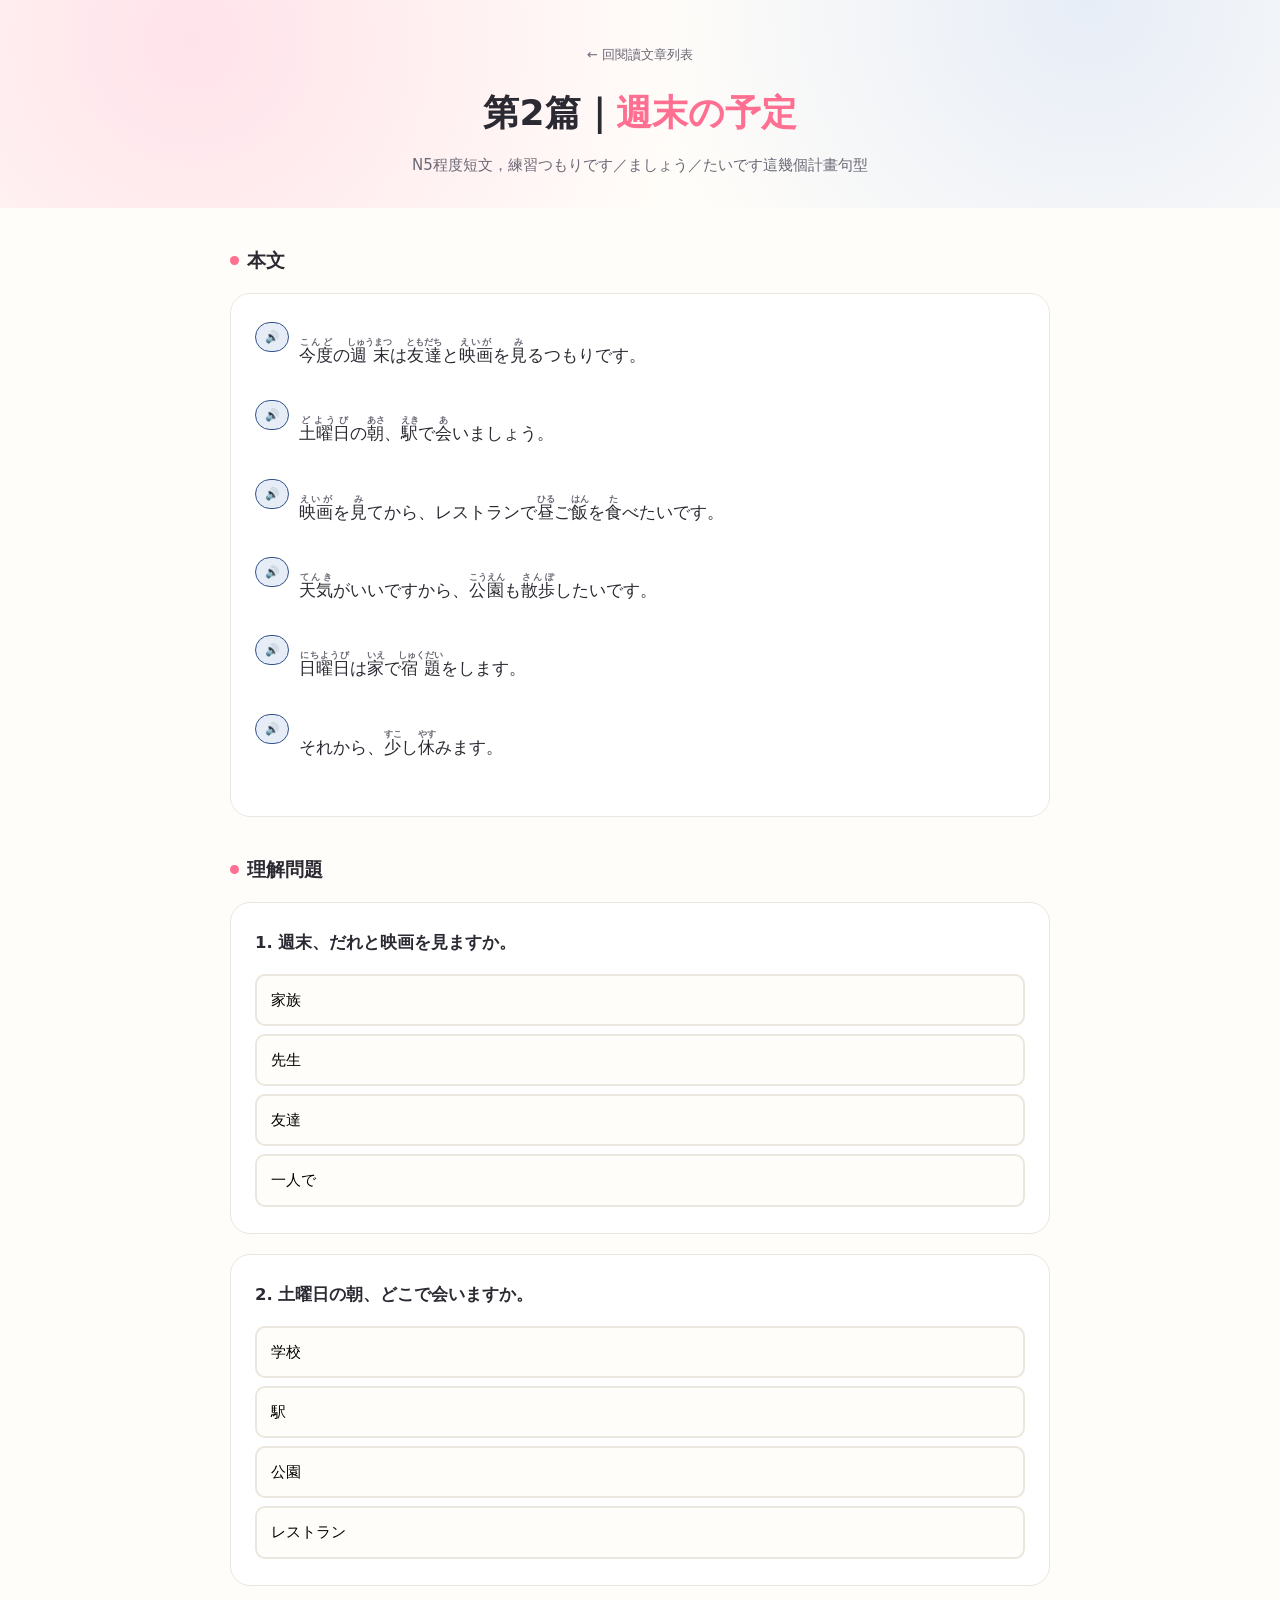
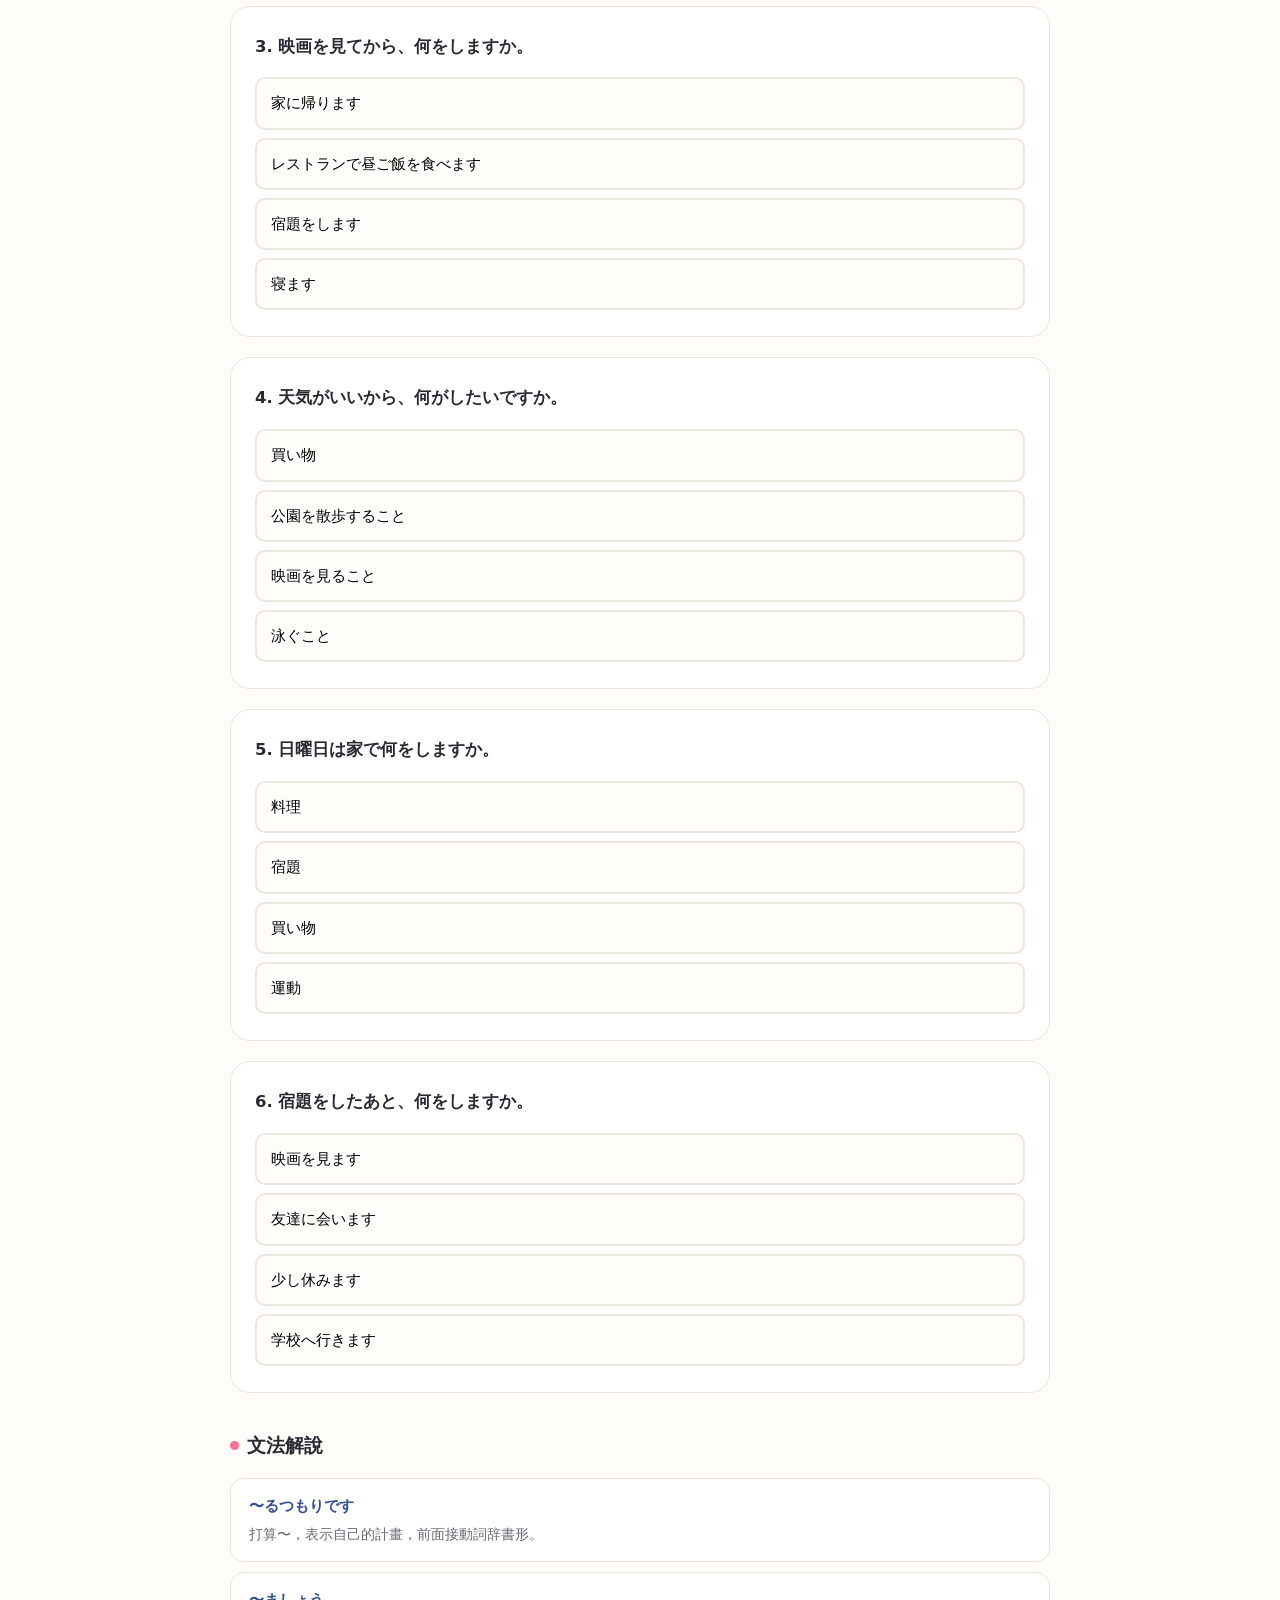
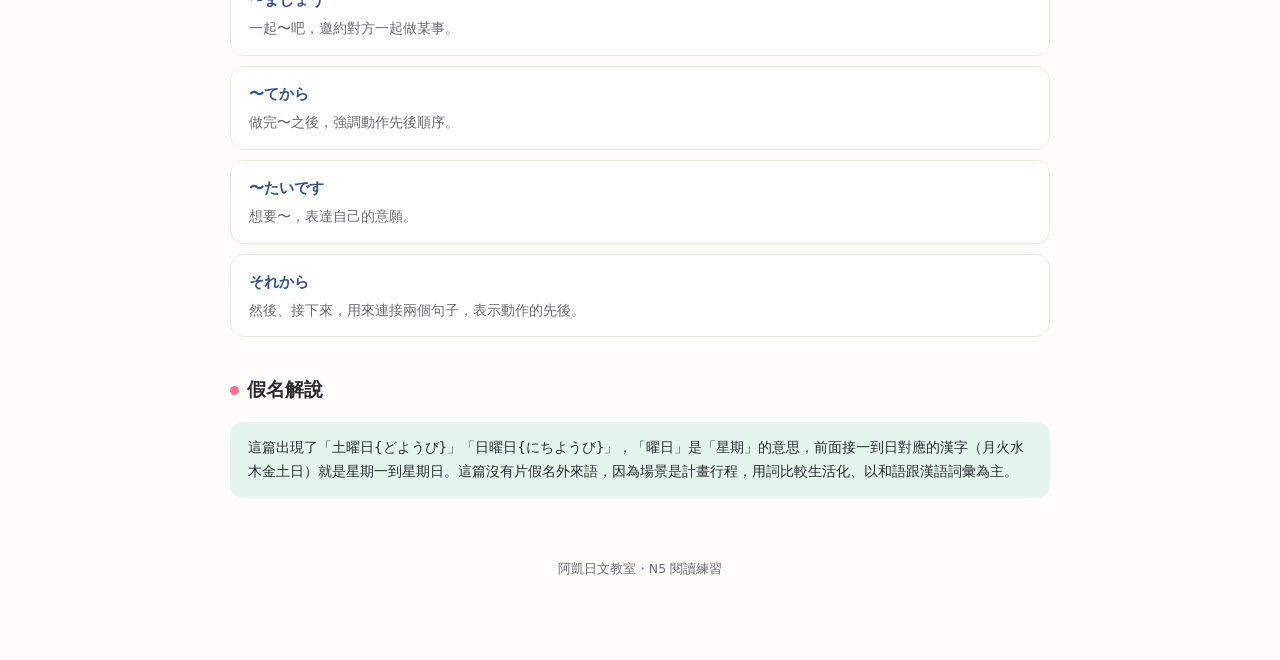
<file: lessons/reading/passage-02.html>
<!doctype html>
<html lang="zh-Hant">
<head>
<meta charset="utf-8">
<meta name="viewport" content="width=device-width, initial-scale=1">
<title>N5閱讀 第2篇｜週末の予定</title>
<link rel="stylesheet" href="../../assets/site.css">
<style>
  .passage-card{background:var(--card);border:1px solid var(--line);border-radius:20px;padding:26px 24px;margin-bottom:30px;}
  .sent-row{display:flex;align-items:flex-start;gap:10px;margin-bottom:10px;}
  .sent-row .jp{font-size:17px;line-height:1.9;}
  .sent-row .play-btn{flex-shrink:0;margin-top:2px;}

  .quiz-card{background:var(--card);border:1px solid var(--line);border-radius:20px;padding:26px 24px;margin-bottom:20px;}
  .q-text{font-size:16.5px;font-weight:700;margin:0 0 16px;}
  .options{display:grid;gap:8px;}
  .opt{text-align:left;font:inherit;font-size:15px;padding:11px 14px;border-radius:10px;border:2px solid var(--line);background:var(--paper);cursor:pointer;}
  .opt:hover:not(:disabled){border-color:var(--indigo);}
  .opt.correct{border-color:var(--matcha);background:var(--matcha-soft);font-weight:700;}
  .opt.wrong{border-color:var(--wrong);background:var(--wrong-soft);}
  .opt:disabled{cursor:default;}
  .explain{margin-top:14px;padding:12px 16px;border-radius:10px;background:var(--indigo-soft);font-size:14px;display:none;}
  .explain.show{display:block;}

  .result-banner{text-align:center;padding:20px;background:var(--sakura-soft);border-radius:16px;margin-bottom:30px;display:none;}
  .result-banner.show{display:block;}
  .result-banner .score{font-size:32px;font-weight:800;color:var(--sakura);}

  .grammar-note{background:var(--card);border:1px solid var(--line);border-radius:14px;padding:14px 18px;margin-bottom:10px;}
  .grammar-note .term{font-weight:700;font-size:15px;margin-bottom:4px;color:var(--indigo);}
  .grammar-note .desc{font-size:13.5px;color:var(--ink-soft);}

  .kana-note{background:var(--matcha-soft);border-radius:14px;padding:14px 18px;font-size:13.5px;margin-bottom:20px;}

  section.block{margin:36px 0;}
  section.block h2{font-size:19px;display:flex;align-items:center;gap:8px;}
  section.block h2 .dot{width:9px;height:9px;border-radius:50%;background:var(--sakura);display:inline-block;}
</style>
</head>
<body>

<header class="top">
  <a class="back" href="index.html">← 回閱讀文章列表</a>
  <h1>第2篇｜<span class="accent">週末の予定</span></h1>
  <p>N5程度短文，練習つもりです／ましょう／たいです這幾個計畫句型</p>
</header>

<main>

  <section class="block">
    <h2><span class="dot"></span>本文</h2>
    <div class="passage-card" id="passage"></div>
  </section>

  <section class="block">
    <h2><span class="dot"></span>理解問題</h2>
    <div class="result-banner" id="result-banner"><span class="score" id="result-score"></span><div>分（滿分6分）</div></div>
    <div id="quiz-area"></div>
  </section>

  <section class="block">
    <h2><span class="dot"></span>文法解說</h2>
    <div class="grammar-note"><div class="term">〜るつもりです</div><div class="desc">打算〜，表示自己的計畫，前面接動詞辞書形。</div></div>
    <div class="grammar-note"><div class="term">〜ましょう</div><div class="desc">一起〜吧，邀約對方一起做某事。</div></div>
    <div class="grammar-note"><div class="term">〜てから</div><div class="desc">做完〜之後，強調動作先後順序。</div></div>
    <div class="grammar-note"><div class="term">〜たいです</div><div class="desc">想要〜，表達自己的意願。</div></div>
    <div class="grammar-note"><div class="term">それから</div><div class="desc">然後、接下來，用來連接兩個句子，表示動作的先後。</div></div>
  </section>

  <section class="block">
    <h2><span class="dot"></span>假名解說</h2>
    <div class="kana-note">
      這篇出現了「土曜日{どようび}」「日曜日{にちようび}」，「曜日」是「星期」的意思，前面接一到日對應的漢字（月火水木金土日）就是星期一到星期日。這篇沒有片假名外來語，因為場景是計畫行程，用詞比較生活化、以和語跟漢語詞彙為主。
    </div>
  </section>

</main>

<footer>阿凱日文教室・N5 閱讀練習</footer>

<script src="../../assets/speak.js"></script>
<script>
const sentences = [
  "今度{こんど}の週末{しゅうまつ}は友達{ともだち}と映画{えいが}を見{み}るつもりです。",
  "土曜日{どようび}の朝{あさ}、駅{えき}で会{あ}いましょう。",
  "映画{えいが}を見{み}てから、レストランで昼{ひる}ご飯{はん}を食{た}べたいです。",
  "天気{てんき}がいいですから、公園{こうえん}も散歩{さんぽ}したいです。",
  "日曜日{にちようび}は家{いえ}で宿題{しゅくだい}をします。",
  "それから、少{すこ}し休{やす}みます。",
];

const passageEl = document.getElementById("passage");
sentences.forEach(s => {
  const row = document.createElement("div");
  row.className = "sent-row";
  row.innerHTML = `<button class="play-btn small">🔊</button><p class="jp">${renderFurigana(s)}</p>`;
  row.querySelector("button").addEventListener("click", () => speakJa(stripFuriganaForSpeech(s)));
  passageEl.appendChild(row);
});

const questionBank = [
  {q:"週末、だれと映画を見ますか。",opts:["家族","先生","友達","一人で"],a:2,exp:"「友達と映画を見るつもりです」＝打算跟朋友看電影。"},
  {q:"土曜日の朝、どこで会いますか。",opts:["学校","駅","公園","レストラン"],a:1,exp:"「駅で会いましょう」＝在車站見面吧。"},
  {q:"映画を見てから、何をしますか。",opts:["家に帰ります","レストランで昼ご飯を食べます","宿題をします","寝ます"],a:1,exp:"「映画を見てから、レストランで昼ご飯を食べたいです」＝看完電影後想去餐廳吃午餐。"},
  {q:"天気がいいから、何がしたいですか。",opts:["買い物","公園を散歩すること","映画を見ること","泳ぐこと"],a:1,exp:"「公園も散歩したいです」＝也想去公園散步。"},
  {q:"日曜日は家で何をしますか。",opts:["料理","宿題","買い物","運動"],a:1,exp:"「日曜日は家で宿題をします」＝星期天在家做作業。"},
  {q:"宿題をしたあと、何をしますか。",opts:["映画を見ます","友達に会います","少し休みます","学校へ行きます"],a:2,exp:"「それから、少し休みます」＝然後稍微休息一下。"},
];

let score = 0, answered = 0;
const quizArea = document.getElementById("quiz-area");
questionBank.forEach((q, qi) => {
  const card = document.createElement("div");
  card.className = "quiz-card";
  const optsHtml = q.opts.map((o,i)=>`<button class="opt" data-i="${i}">${o}</button>`).join("");
  card.innerHTML = `<p class="q-text">${qi+1}. ${q.q}</p><div class="options">${optsHtml}</div><div class="explain"></div>`;
  card.querySelectorAll(".opt").forEach(btn => {
    btn.addEventListener("click", () => {
      const i = Number(btn.dataset.i);
      card.querySelectorAll(".opt").forEach(b=>b.disabled=true);
      if(i===q.a){btn.classList.add("correct");score++;}
      else{btn.classList.add("wrong");card.querySelector(`.opt[data-i="${q.a}"]`).classList.add("correct");}
      const exp = card.querySelector(".explain");
      exp.innerHTML = `<b>${i===q.a?"答對了！":"答錯囉，正解如上。"}</b><br>${q.exp}`;
      exp.classList.add("show");
      answered++;
      if(answered === questionBank.length){
        document.getElementById("result-score").textContent = score;
        document.getElementById("result-banner").classList.add("show");
      }
    });
  });
  quizArea.appendChild(card);
});
</script>
</body>
</html>
</file>
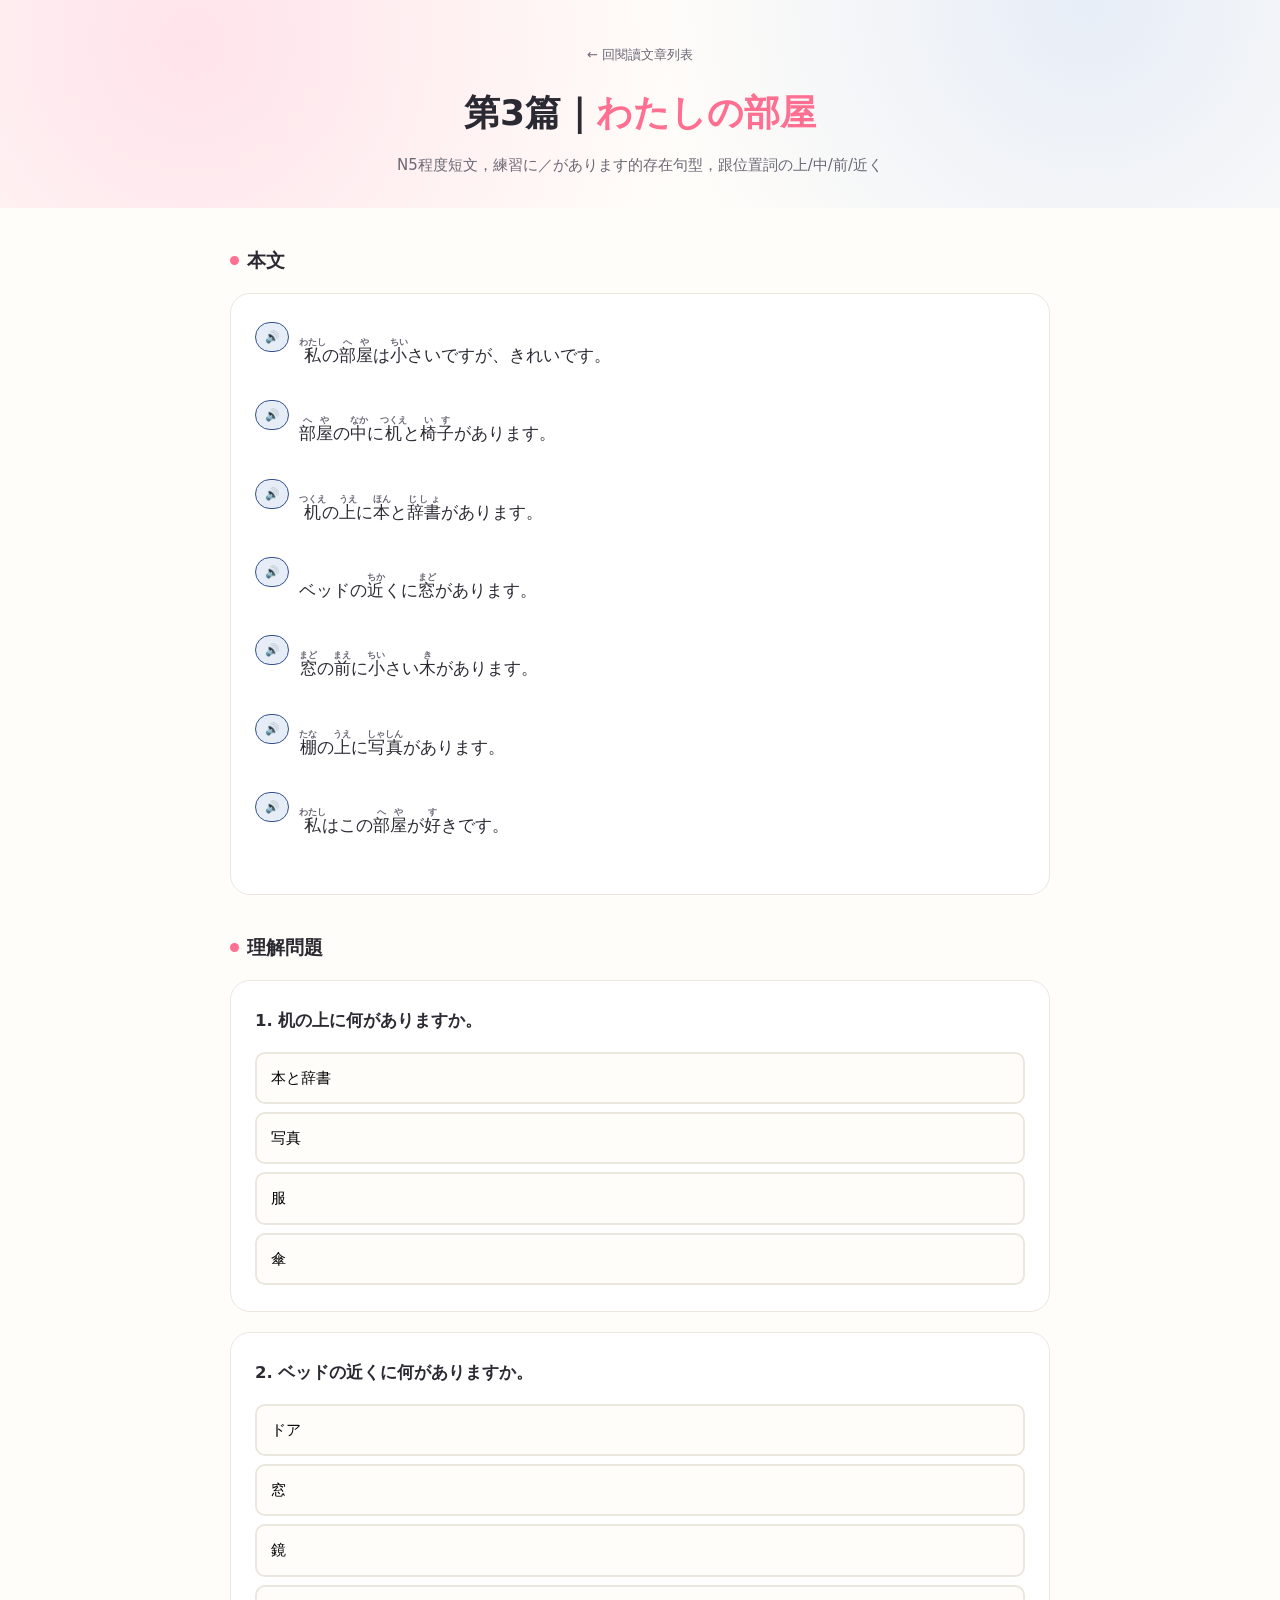
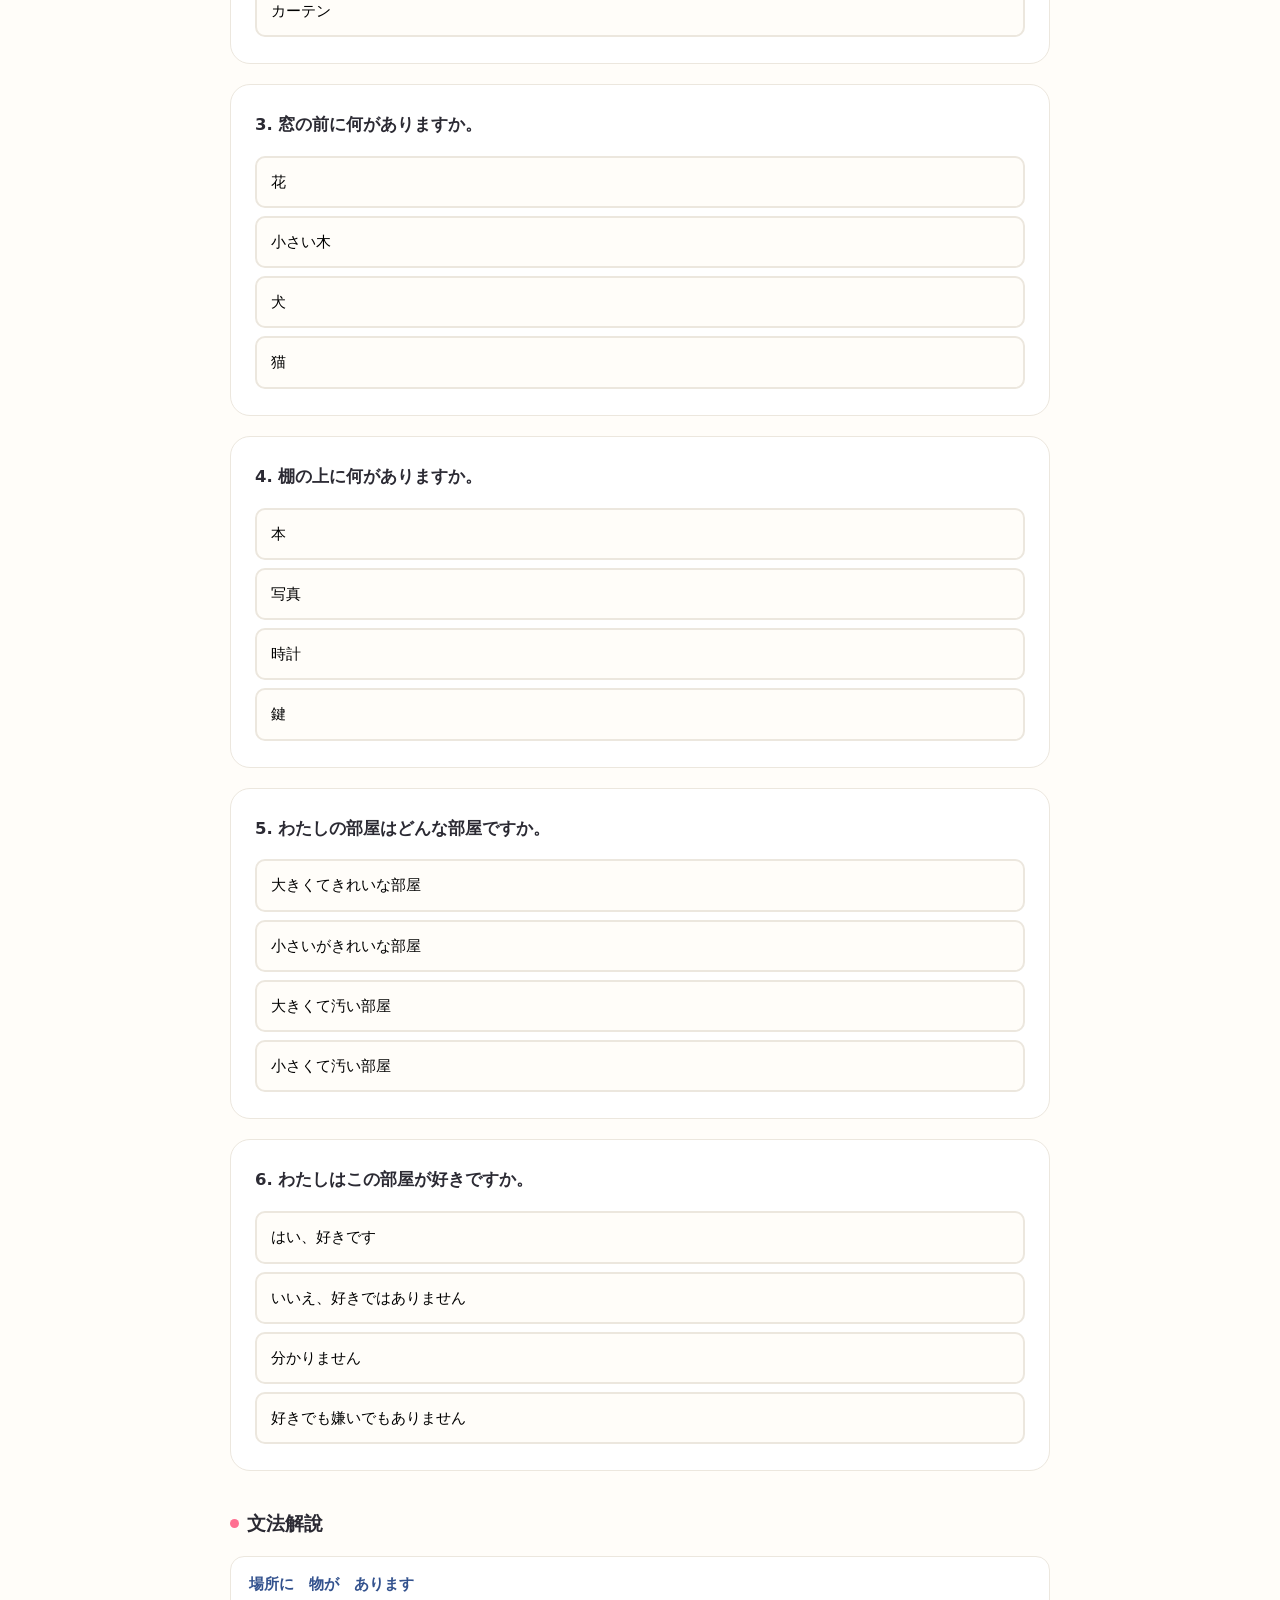
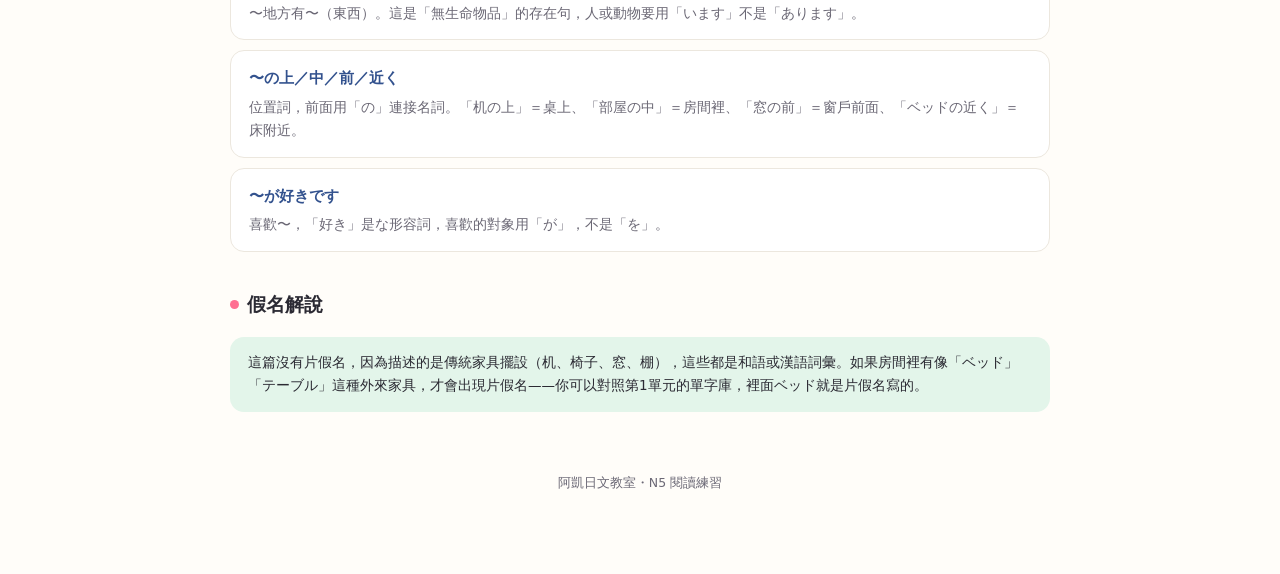
<file: lessons/reading/passage-03.html>
<!doctype html>
<html lang="zh-Hant">
<head>
<meta charset="utf-8">
<meta name="viewport" content="width=device-width, initial-scale=1">
<title>N5閱讀 第3篇｜わたしの部屋</title>
<link rel="stylesheet" href="../../assets/site.css">
<style>
  .passage-card{background:var(--card);border:1px solid var(--line);border-radius:20px;padding:26px 24px;margin-bottom:30px;}
  .sent-row{display:flex;align-items:flex-start;gap:10px;margin-bottom:10px;}
  .sent-row .jp{font-size:17px;line-height:1.9;}
  .sent-row .play-btn{flex-shrink:0;margin-top:2px;}
  .quiz-card{background:var(--card);border:1px solid var(--line);border-radius:20px;padding:26px 24px;margin-bottom:20px;}
  .q-text{font-size:16.5px;font-weight:700;margin:0 0 16px;}
  .options{display:grid;gap:8px;}
  .opt{text-align:left;font:inherit;font-size:15px;padding:11px 14px;border-radius:10px;border:2px solid var(--line);background:var(--paper);cursor:pointer;}
  .opt:hover:not(:disabled){border-color:var(--indigo);}
  .opt.correct{border-color:var(--matcha);background:var(--matcha-soft);font-weight:700;}
  .opt.wrong{border-color:var(--wrong);background:var(--wrong-soft);}
  .opt:disabled{cursor:default;}
  .explain{margin-top:14px;padding:12px 16px;border-radius:10px;background:var(--indigo-soft);font-size:14px;display:none;}
  .explain.show{display:block;}
  .result-banner{text-align:center;padding:20px;background:var(--sakura-soft);border-radius:16px;margin-bottom:30px;display:none;}
  .result-banner.show{display:block;}
  .result-banner .score{font-size:32px;font-weight:800;color:var(--sakura);}
  .grammar-note{background:var(--card);border:1px solid var(--line);border-radius:14px;padding:14px 18px;margin-bottom:10px;}
  .grammar-note .term{font-weight:700;font-size:15px;margin-bottom:4px;color:var(--indigo);}
  .grammar-note .desc{font-size:13.5px;color:var(--ink-soft);}
  .kana-note{background:var(--matcha-soft);border-radius:14px;padding:14px 18px;font-size:13.5px;margin-bottom:20px;}
  section.block{margin:36px 0;}
  section.block h2{font-size:19px;display:flex;align-items:center;gap:8px;}
  section.block h2 .dot{width:9px;height:9px;border-radius:50%;background:var(--sakura);display:inline-block;}
</style>
</head>
<body>

<header class="top">
  <a class="back" href="index.html">← 回閱讀文章列表</a>
  <h1>第3篇｜<span class="accent">わたしの部屋</span></h1>
  <p>N5程度短文，練習に／があります的存在句型，跟位置詞の上/中/前/近く</p>
</header>

<main>

  <section class="block">
    <h2><span class="dot"></span>本文</h2>
    <div class="passage-card" id="passage"></div>
  </section>

  <section class="block">
    <h2><span class="dot"></span>理解問題</h2>
    <div class="result-banner" id="result-banner"><span class="score" id="result-score"></span><div>分（滿分6分）</div></div>
    <div id="quiz-area"></div>
  </section>

  <section class="block">
    <h2><span class="dot"></span>文法解說</h2>
    <div class="grammar-note"><div class="term">場所に　物が　あります</div><div class="desc">〜地方有〜（東西）。這是「無生命物品」的存在句，人或動物要用「います」不是「あります」。</div></div>
    <div class="grammar-note"><div class="term">〜の上／中／前／近く</div><div class="desc">位置詞，前面用「の」連接名詞。「机の上」＝桌上、「部屋の中」＝房間裡、「窓の前」＝窗戶前面、「ベッドの近く」＝床附近。</div></div>
    <div class="grammar-note"><div class="term">〜が好きです</div><div class="desc">喜歡〜，「好き」是な形容詞，喜歡的對象用「が」，不是「を」。</div></div>
  </section>

  <section class="block">
    <h2><span class="dot"></span>假名解說</h2>
    <div class="kana-note">
      這篇沒有片假名，因為描述的是傳統家具擺設（机、椅子、窓、棚），這些都是和語或漢語詞彙。如果房間裡有像「ベッド」「テーブル」這種外來家具，才會出現片假名——你可以對照第1單元的單字庫，裡面ベッド就是片假名寫的。
    </div>
  </section>

</main>

<footer>阿凱日文教室・N5 閱讀練習</footer>

<script src="../../assets/speak.js"></script>
<script>
const sentences = [
  "私{わたし}の部屋{へや}は小{ちい}さいですが、きれいです。",
  "部屋{へや}の中{なか}に机{つくえ}と椅子{いす}があります。",
  "机{つくえ}の上{うえ}に本{ほん}と辞書{じしょ}があります。",
  "ベッドの近{ちか}くに窓{まど}があります。",
  "窓{まど}の前{まえ}に小{ちい}さい木{き}があります。",
  "棚{たな}の上{うえ}に写真{しゃしん}があります。",
  "私{わたし}はこの部屋{へや}が好{す}きです。",
];

const passageEl = document.getElementById("passage");
sentences.forEach(s => {
  const row = document.createElement("div");
  row.className = "sent-row";
  row.innerHTML = `<button class="play-btn small">🔊</button><p class="jp">${renderFurigana(s)}</p>`;
  row.querySelector("button").addEventListener("click", () => speakJa(stripFuriganaForSpeech(s)));
  passageEl.appendChild(row);
});

const questionBank = [
  {q:"机の上に何がありますか。",opts:["本と辞書","写真","服","傘"],a:0,exp:"「机の上に本と辞書があります」＝桌上有書和字典。"},
  {q:"ベッドの近くに何がありますか。",opts:["ドア","窓","鏡","カーテン"],a:1,exp:"「ベッドの近くに窓があります」＝床附近有窗戶。"},
  {q:"窓の前に何がありますか。",opts:["花","小さい木","犬","猫"],a:1,exp:"「窓の前に小さい木があります」＝窗戶前面有一棵小樹。"},
  {q:"棚の上に何がありますか。",opts:["本","写真","時計","鍵"],a:1,exp:"「棚の上に写真があります」＝架子上有照片。"},
  {q:"わたしの部屋はどんな部屋ですか。",opts:["大きくてきれいな部屋","小さいがきれいな部屋","大きくて汚い部屋","小さくて汚い部屋"],a:1,exp:"「部屋は小さいですが、きれいです」＝房間雖小但很乾淨。"},
  {q:"わたしはこの部屋が好きですか。",opts:["はい、好きです","いいえ、好きではありません","分かりません","好きでも嫌いでもありません"],a:0,exp:"「私はこの部屋が好きです」＝我喜歡這個房間。"},
];

let score = 0, answered = 0;
const quizArea = document.getElementById("quiz-area");
questionBank.forEach((q, qi) => {
  const card = document.createElement("div");
  card.className = "quiz-card";
  const optsHtml = q.opts.map((o,i)=>`<button class="opt" data-i="${i}">${o}</button>`).join("");
  card.innerHTML = `<p class="q-text">${qi+1}. ${q.q}</p><div class="options">${optsHtml}</div><div class="explain"></div>`;
  card.querySelectorAll(".opt").forEach(btn => {
    btn.addEventListener("click", () => {
      const i = Number(btn.dataset.i);
      card.querySelectorAll(".opt").forEach(b=>b.disabled=true);
      if(i===q.a){btn.classList.add("correct");score++;}
      else{btn.classList.add("wrong");card.querySelector(`.opt[data-i="${q.a}"]`).classList.add("correct");}
      const exp = card.querySelector(".explain");
      exp.innerHTML = `<b>${i===q.a?"答對了！":"答錯囉，正解如上。"}</b><br>${q.exp}`;
      exp.classList.add("show");
      answered++;
      if(answered === questionBank.length){
        document.getElementById("result-score").textContent = score;
        document.getElementById("result-banner").classList.add("show");
      }
    });
  });
  quizArea.appendChild(card);
});
</script>
</body>
</html>
</file>
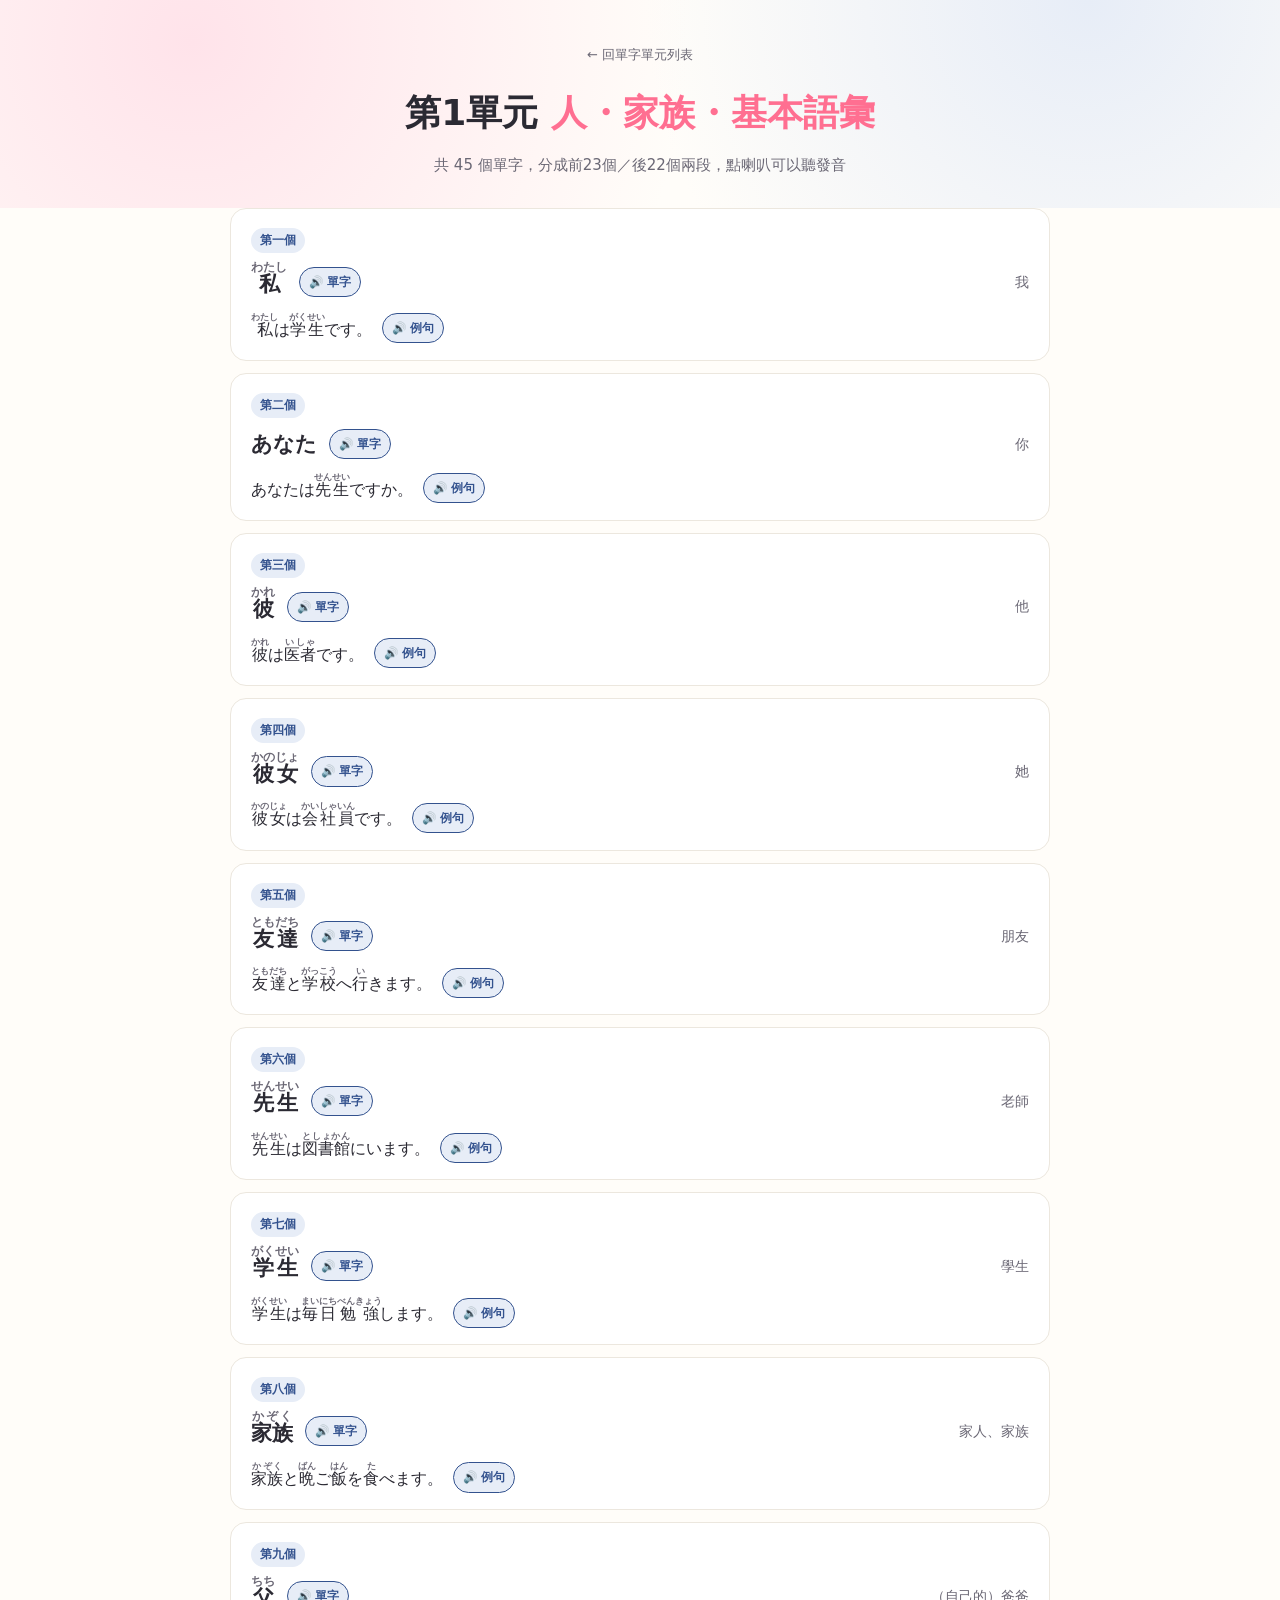
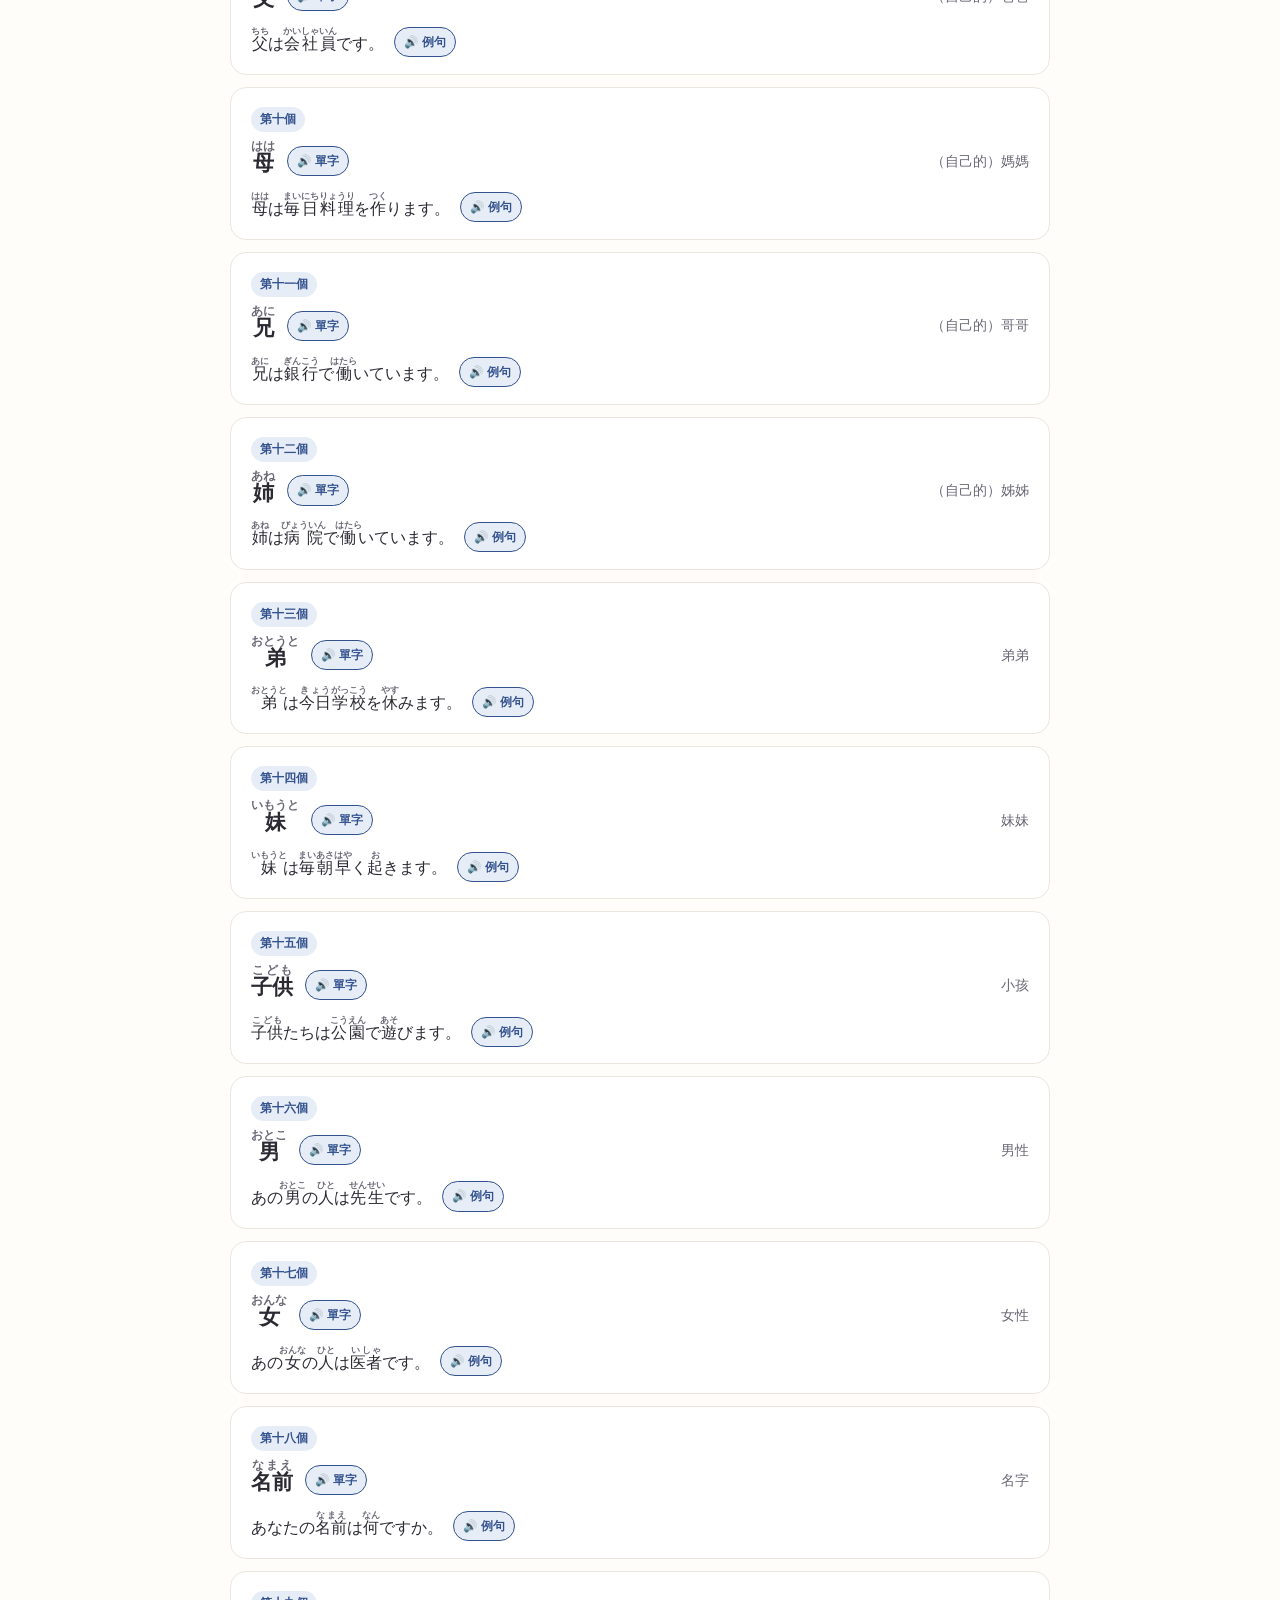
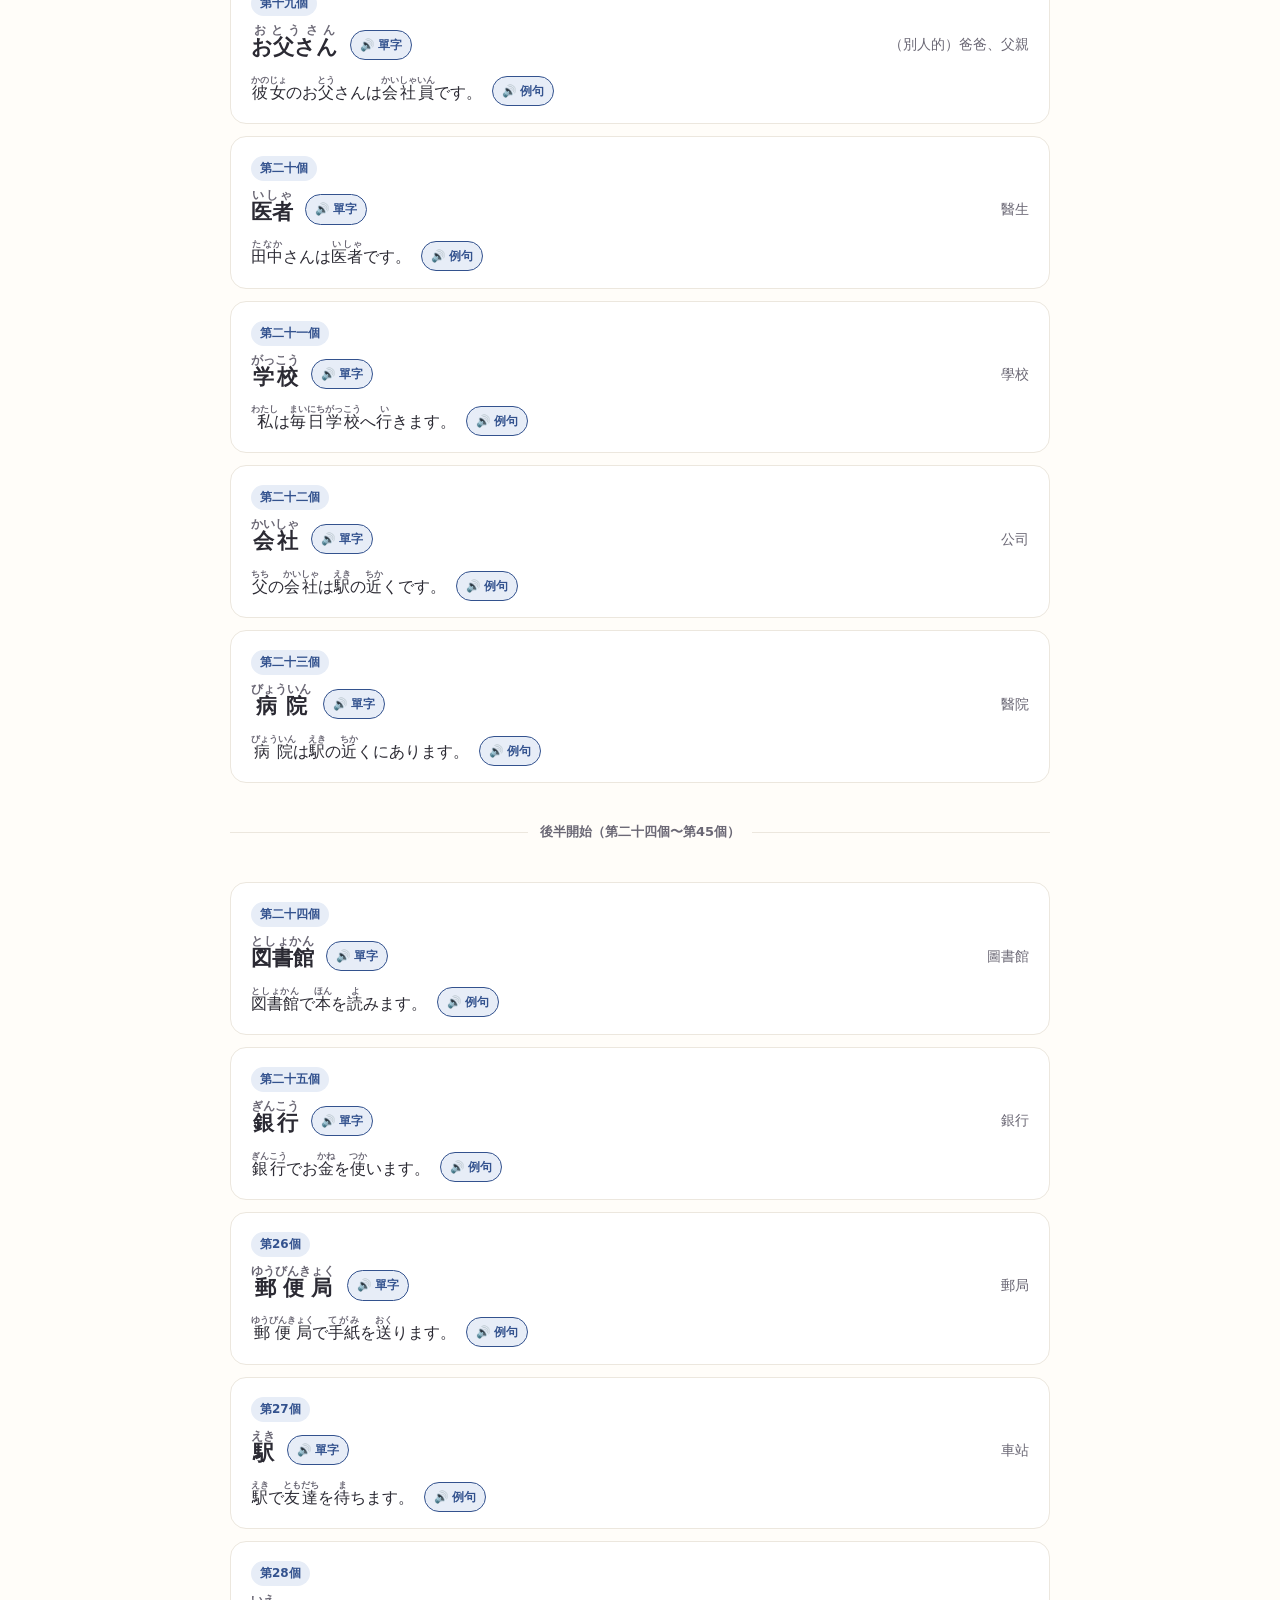
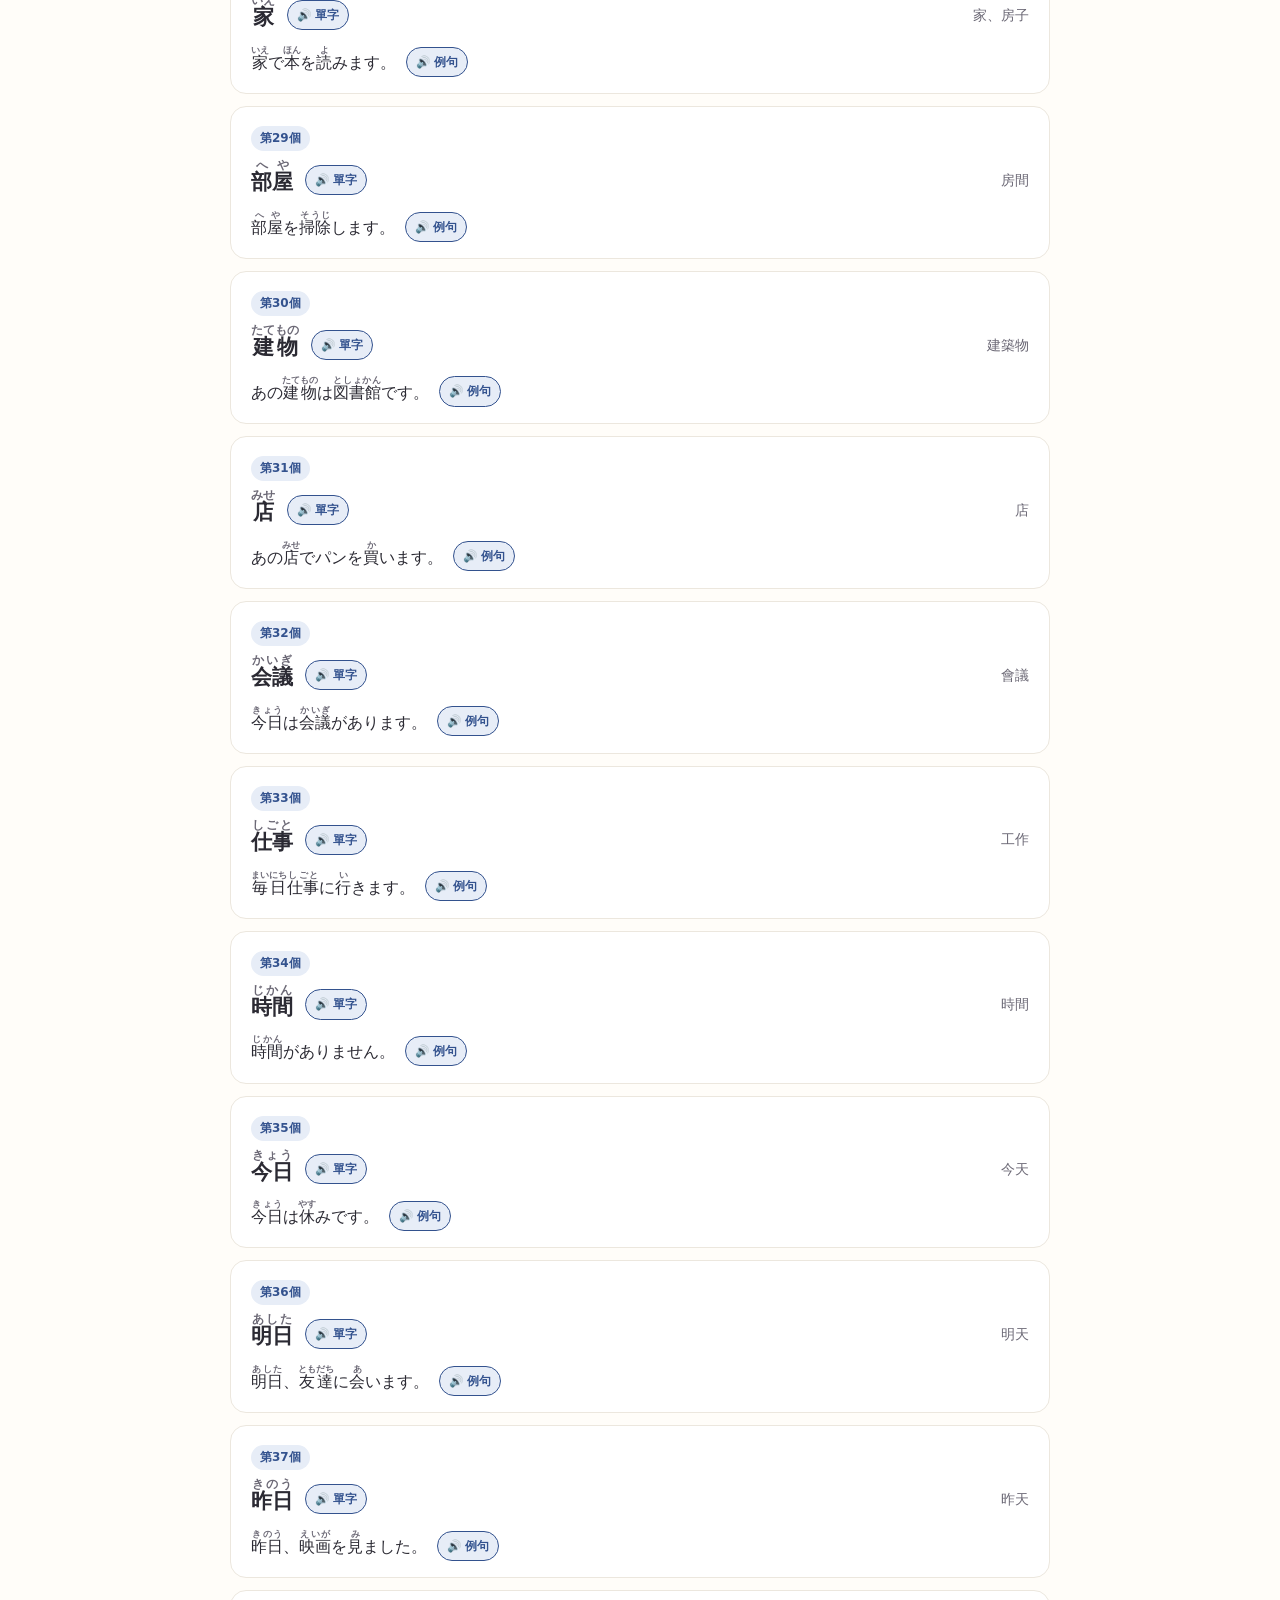
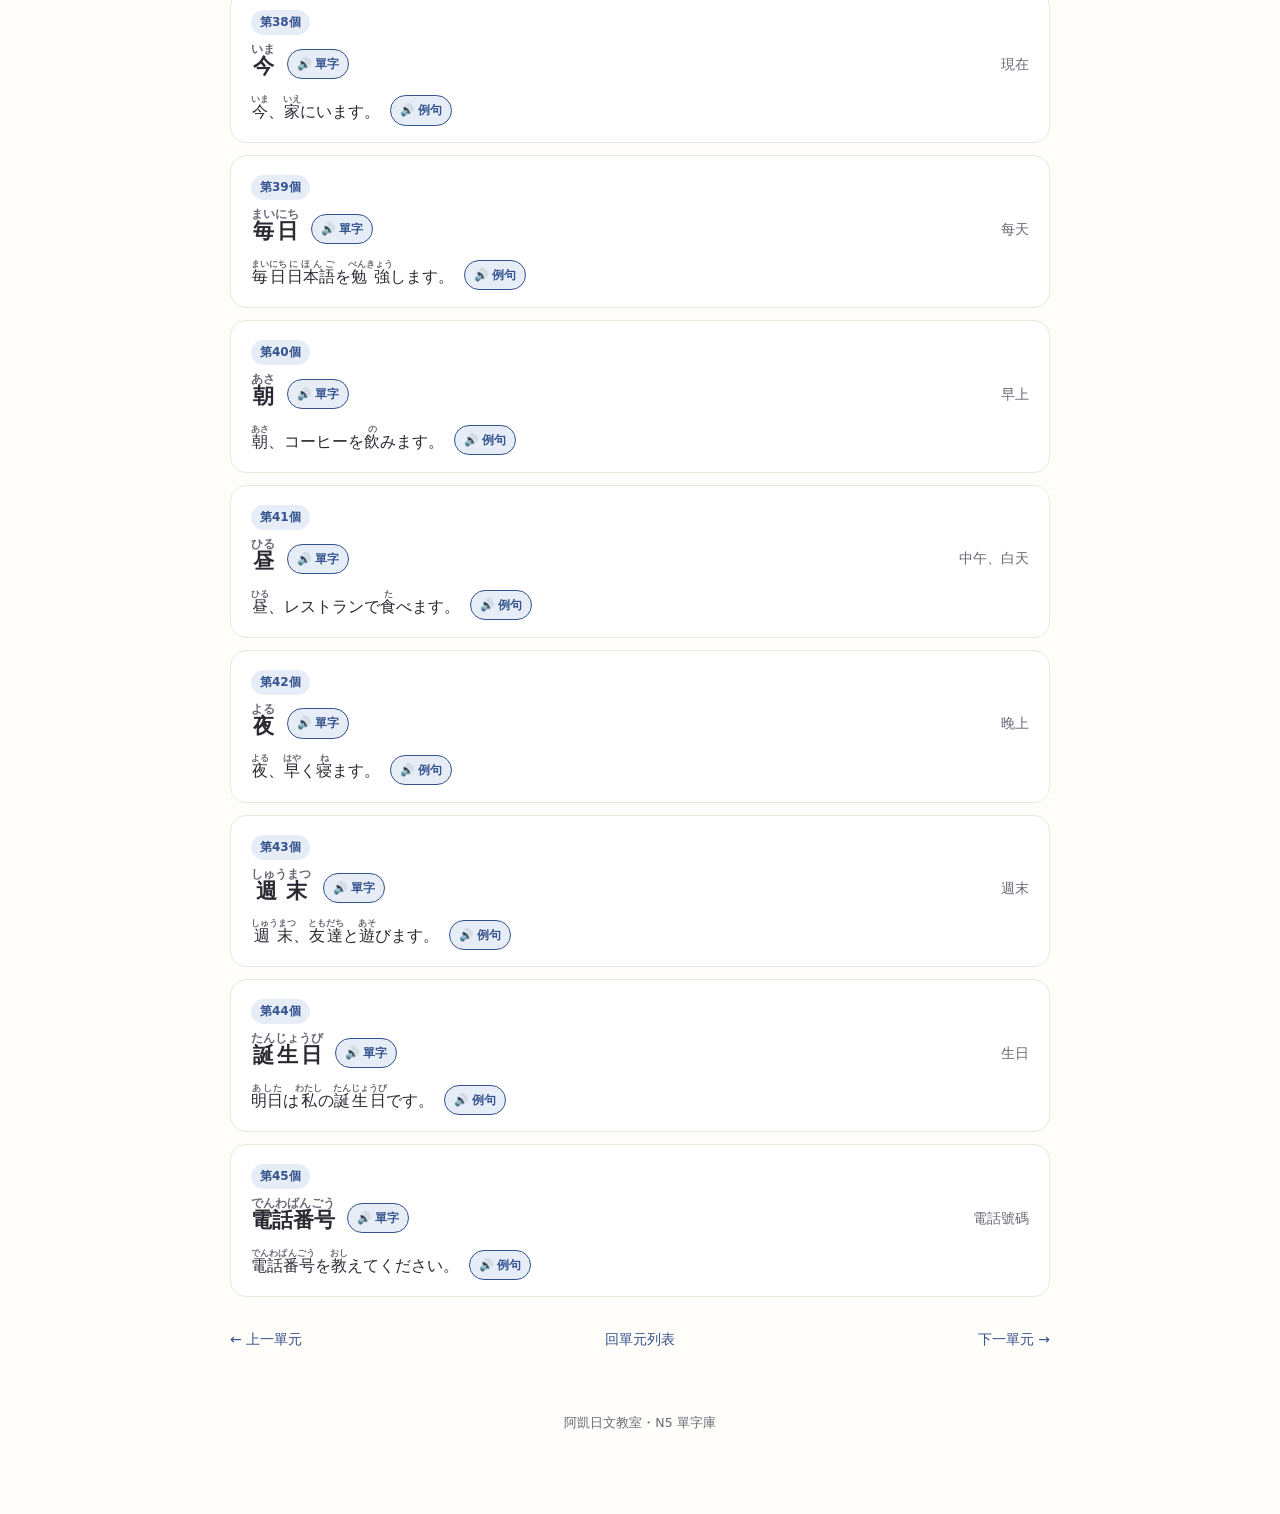
<file: lessons/vocab/unit.html>
<!doctype html>
<html lang="zh-Hant">
<head>
<meta charset="utf-8">
<meta name="viewport" content="width=device-width, initial-scale=1">
<title>N5 單字</title>
<link rel="stylesheet" href="../../assets/site.css">
<style>
  .word-list{display:flex;flex-direction:column;gap:12px;}
  .word-card{background:var(--card);border:1px solid var(--line);border-radius:16px;padding:16px 20px;position:relative;}
  .word-number{
    display:inline-block;font-size:12px;font-weight:700;color:var(--indigo);
    background:var(--indigo-soft);padding:2px 9px;border-radius:999px;margin-bottom:8px;
  }
  .word-head{display:flex;align-items:center;justify-content:space-between;gap:12px;flex-wrap:wrap;}
  .word-head .kanji{font-size:21px;font-weight:700;}
  .word-head .meaning{font-size:14px;color:var(--ink-soft);margin-left:auto;}
  .sentence-row{margin-top:10px;display:flex;align-items:center;gap:10px;flex-wrap:wrap;}
  .sentence-row .jp{font-size:15.5px;}
  .loading{color:var(--ink-soft);font-size:14px;text-align:center;padding:40px 0;}
  .half-divider{
    display:flex;align-items:center;gap:12px;margin:26px 0;color:var(--ink-soft);font-size:13px;font-weight:700;
  }
  .half-divider::before, .half-divider::after{content:"";flex:1;height:1px;background:var(--line);}
  .unit-nav{display:flex;justify-content:space-between;margin-top:30px;font-size:14px;}
  .unit-nav a{text-decoration:none;}
</style>
</head>
<body>

<header class="top">
  <a class="back" href="index.html">← 回單字單元列表</a>
  <h1 id="page-title">N5 <span class="accent">單字</span></h1>
  <p id="page-sub">載入中…</p>
</header>

<main>
  <div class="word-list" id="word-list"><div class="loading">載入單字中…</div></div>
  <div class="unit-nav">
    <a id="prev-link" href="#">← 上一單元</a>
    <a href="index.html">回單元列表</a>
    <a id="next-link" href="#">下一單元 →</a>
  </div>
</main>

<footer>阿凱日文教室・N5 單字庫</footer>

<script src="../../assets/speak.js"></script>
<script>
const params = new URLSearchParams(location.search);
const unitNum = parseInt(params.get("u") || "1", 10);
const unitId = String(unitNum).padStart(2, "0");

document.getElementById("prev-link").href = `unit.html?u=${Math.max(1, unitNum-1)}`;
document.getElementById("next-link").href = `unit.html?u=${unitNum+1}`;

fetch(`../../assets/vocab/unit-${unitId}.json`)
  .then(r => { if(!r.ok) throw new Error("not found"); return r.json(); })
  .then(data => {
    document.title = `第${data.unit}單元｜${data.title}`;
    document.getElementById("page-title").innerHTML = `第${data.unit}單元 <span class="accent">${data.title}</span>`;
    const halfCount = Math.ceil(data.words.length / 2);
    document.getElementById("page-sub").textContent = `共 ${data.words.length} 個單字，分成前${halfCount}個／後${data.words.length - halfCount}個兩段，點喇叭可以聽發音`;

    const list = document.getElementById("word-list");
    list.innerHTML = "";
    const numerals = ["一","二","三","四","五","六","七","八","九","十","十一","十二","十三","十四","十五","十六","十七","十八","十九","二十","二十一","二十二","二十三","二十四","二十五"];
    const numLabel = i => (i < numerals.length ? `第${numerals[i]}個` : `第${i+1}個`);
    const half = Math.ceil(data.words.length / 2);

    data.words.forEach((w, i) => {
      if(i === half){
        const divider = document.createElement("div");
        divider.className = "half-divider";
        divider.textContent = `後半開始（${numLabel(half)}〜${numLabel(data.words.length-1)}）`;
        list.appendChild(divider);
      }

      const headword = w.reading ? `<ruby>${w.kanji}<rt>${w.reading}</rt></ruby>` : w.kanji;
      const wordSpeech = w.reading || w.kanji;
      const sentenceHtml = renderFurigana(w.sentence);
      const sentenceSpeech = stripFuriganaForSpeech(w.sentence);

      const card = document.createElement("div");
      card.className = "word-card";
      card.innerHTML = `
        <span class="word-number">${numLabel(i)}</span>
        <div class="word-head">
          <span class="kanji">${headword}</span>
          <button class="play-btn small word-play">🔊 單字</button>
          <span class="meaning">${w.meaning}</span>
        </div>
        <div class="sentence-row">
          <span class="jp">${sentenceHtml}</span>
          <button class="play-btn small sentence-play">🔊 例句</button>
        </div>
      `;
      card.querySelector(".word-play").addEventListener("click", () => speakJa(wordSpeech));
      card.querySelector(".sentence-play").addEventListener("click", () => speakJa(sentenceSpeech));
      list.appendChild(card);
    });
  })
  .catch(() => {
    document.getElementById("page-sub").textContent = "這個單元還在準備中";
    document.getElementById("word-list").innerHTML = `<div class="loading">這個單元還沒做好，先回單元列表看已完成的內容。</div>`;
  });
</script>
</body>
</html>
</file>
<file: assets/site.css>
:root{
  --paper:#fffdf9; --ink:#2b2a33; --ink-soft:#6b6875;
  --sakura:#ff6f91; --sakura-soft:#ffe3ea;
  --indigo:#33528e; --indigo-soft:#e7edf7;
  --matcha:#3fa76b; --matcha-soft:#e3f5ea;
  --plum:#a8558f; --line:#ece7de; --card:#ffffff;
  --wrong:#e4572e; --wrong-soft:#fde6df;
}
*{box-sizing:border-box;}
body{
  margin:0; background:var(--paper); color:var(--ink);
  font-family:"Hiragino Kaku Gothic ProN","Yu Gothic","Noto Sans TC","Noto Sans JP",system-ui,sans-serif;
  line-height:1.75; padding:0 0 80px;
}
ruby rt{font-size:0.55em;color:var(--ink-soft);font-weight:600;}
a{color:var(--indigo);}

header.top{
  padding:44px 24px 30px; text-align:center;
  background:radial-gradient(circle at 15% 20%, var(--sakura-soft) 0%, transparent 45%),
             radial-gradient(circle at 85% 0%, var(--indigo-soft) 0%, transparent 40%);
}
header.top .back{display:block;font-size:13px;color:var(--ink-soft);margin-bottom:14px;text-decoration:none;}
header.top .back:hover{color:var(--indigo);}
header.top h1{margin:0 0 8px;font-size:clamp(24px,5vw,36px);text-wrap:balance;}
header.top h1 .accent{color:var(--sakura);}
header.top p{margin:0;color:var(--ink-soft);font-size:15px;}

main{max-width:860px;margin:0 auto;padding:0 20px;}

nav.tabs{display:flex;gap:10px;justify-content:center;margin:32px 0;flex-wrap:wrap;}
nav.tabs button{
  font:inherit;font-weight:700;font-size:15px;padding:11px 22px;border-radius:999px;
  border:2px solid var(--line);background:var(--card);color:var(--ink-soft);cursor:pointer;
}
nav.tabs button.active{border-color:var(--sakura);background:var(--sakura);color:#fff;box-shadow:0 4px 14px rgba(255,111,145,.35);}
section.panel{display:none;}
section.panel.active{display:block;}

.play-btn{
  display:inline-flex;align-items:center;gap:6px;
  font:inherit;font-weight:700;font-size:13px;cursor:pointer;
  padding:6px 12px;border-radius:999px;border:1.5px solid var(--indigo);
  background:var(--indigo-soft);color:var(--indigo);
}
.play-btn:hover{background:var(--indigo);color:#fff;}
.play-btn svg{width:12px;height:12px;}
.play-btn.small{padding:4px 9px;font-size:11.5px;}

.grid{display:grid;grid-template-columns:repeat(auto-fit,minmax(240px,1fr));gap:14px;}
.card-link{
  display:block;background:var(--card);border:1px solid var(--line);border-radius:16px;
  padding:18px 20px;text-decoration:none;color:inherit;transition:transform .12s ease, box-shadow .12s ease;
}
.card-link:hover{transform:translateY(-2px);box-shadow:0 10px 24px rgba(43,42,51,.08);border-color:var(--indigo);}
.card-link .title{font-weight:700;font-size:16px;margin-bottom:6px;}
.card-link .desc{font-size:13.5px;color:var(--ink-soft);}
.card-link .badge{display:inline-block;margin-top:10px;font-size:11.5px;font-weight:700;padding:2px 9px;border-radius:999px;}
.badge.done{background:var(--matcha-soft);color:var(--matcha);}
.badge.next{background:var(--sakura-soft);color:var(--sakura);}
.badge.soon{background:var(--line);color:var(--ink-soft);}

.placeholder{border:1.5px dashed var(--line);border-radius:16px;padding:18px 20px;color:var(--ink-soft);font-size:13.5px;display:flex;align-items:center;}

footer{text-align:center;color:var(--ink-soft);font-size:12.5px;margin-top:60px;}
</file>
